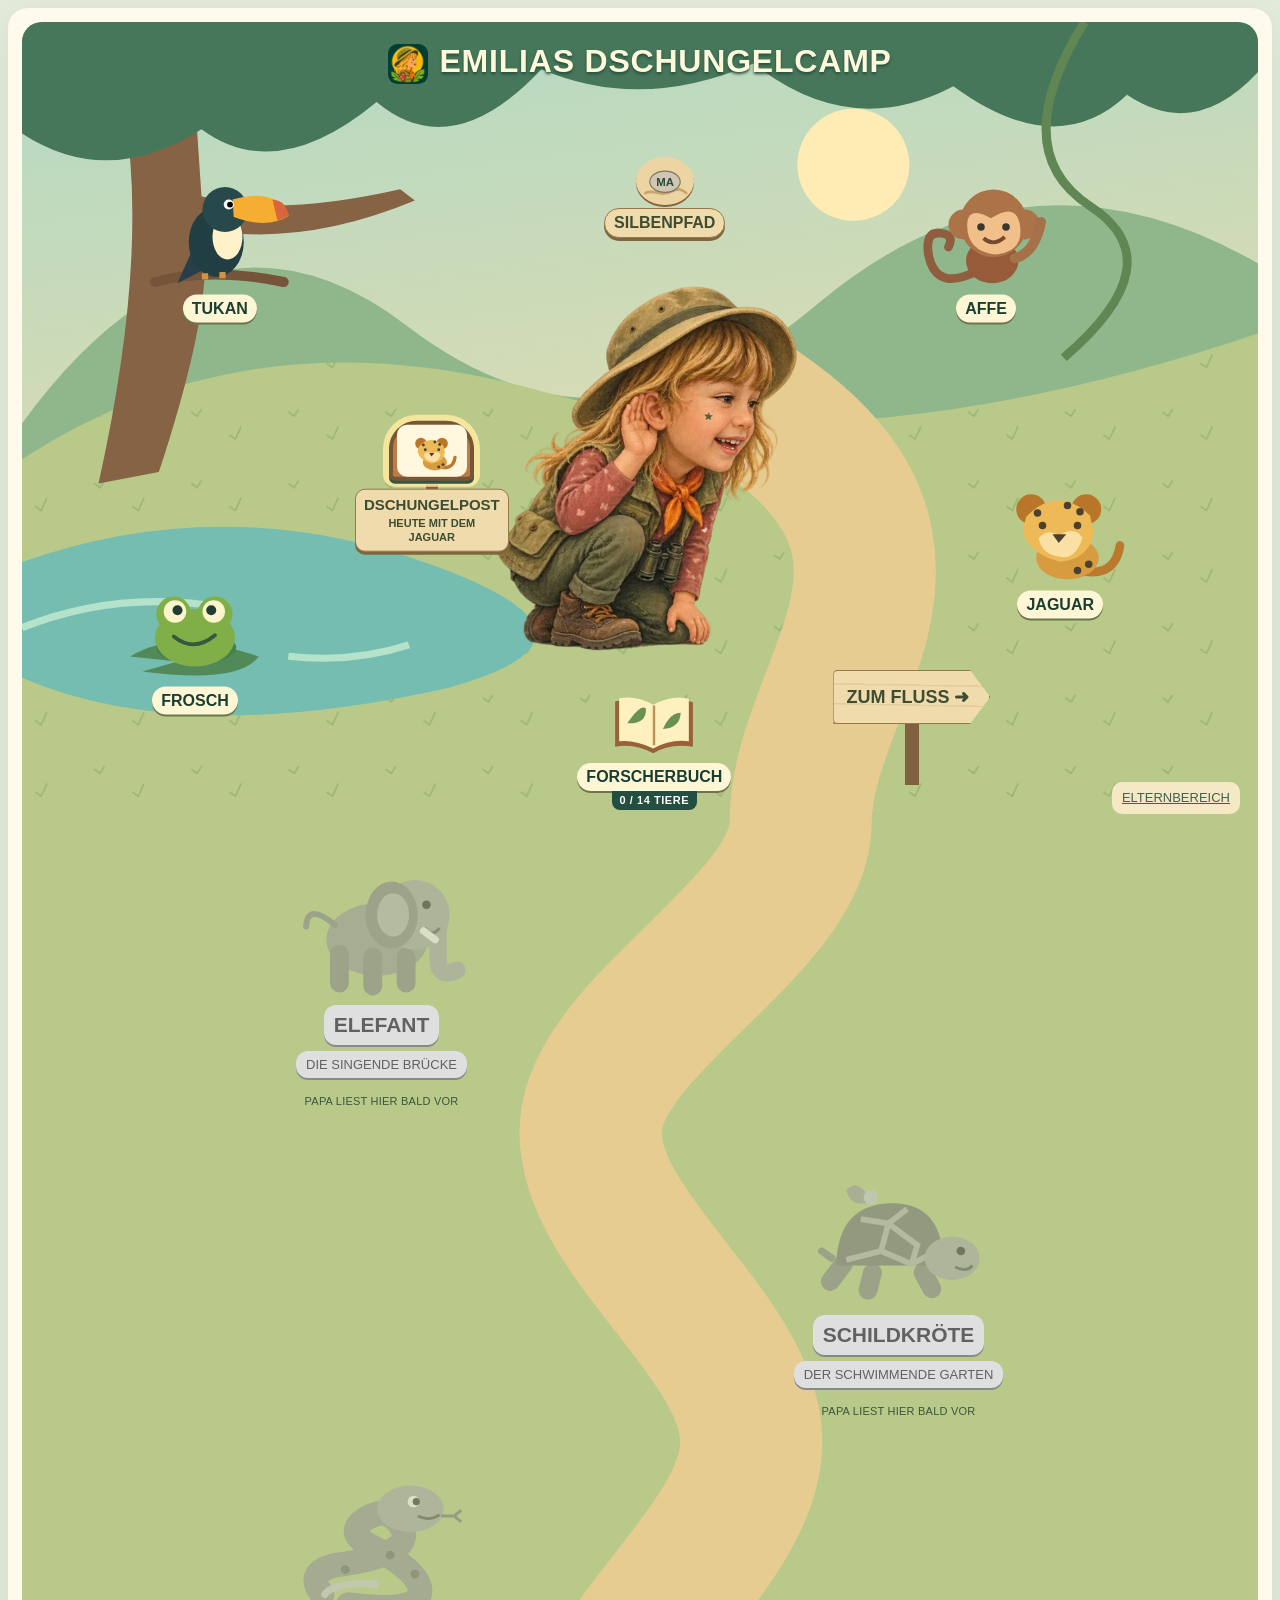
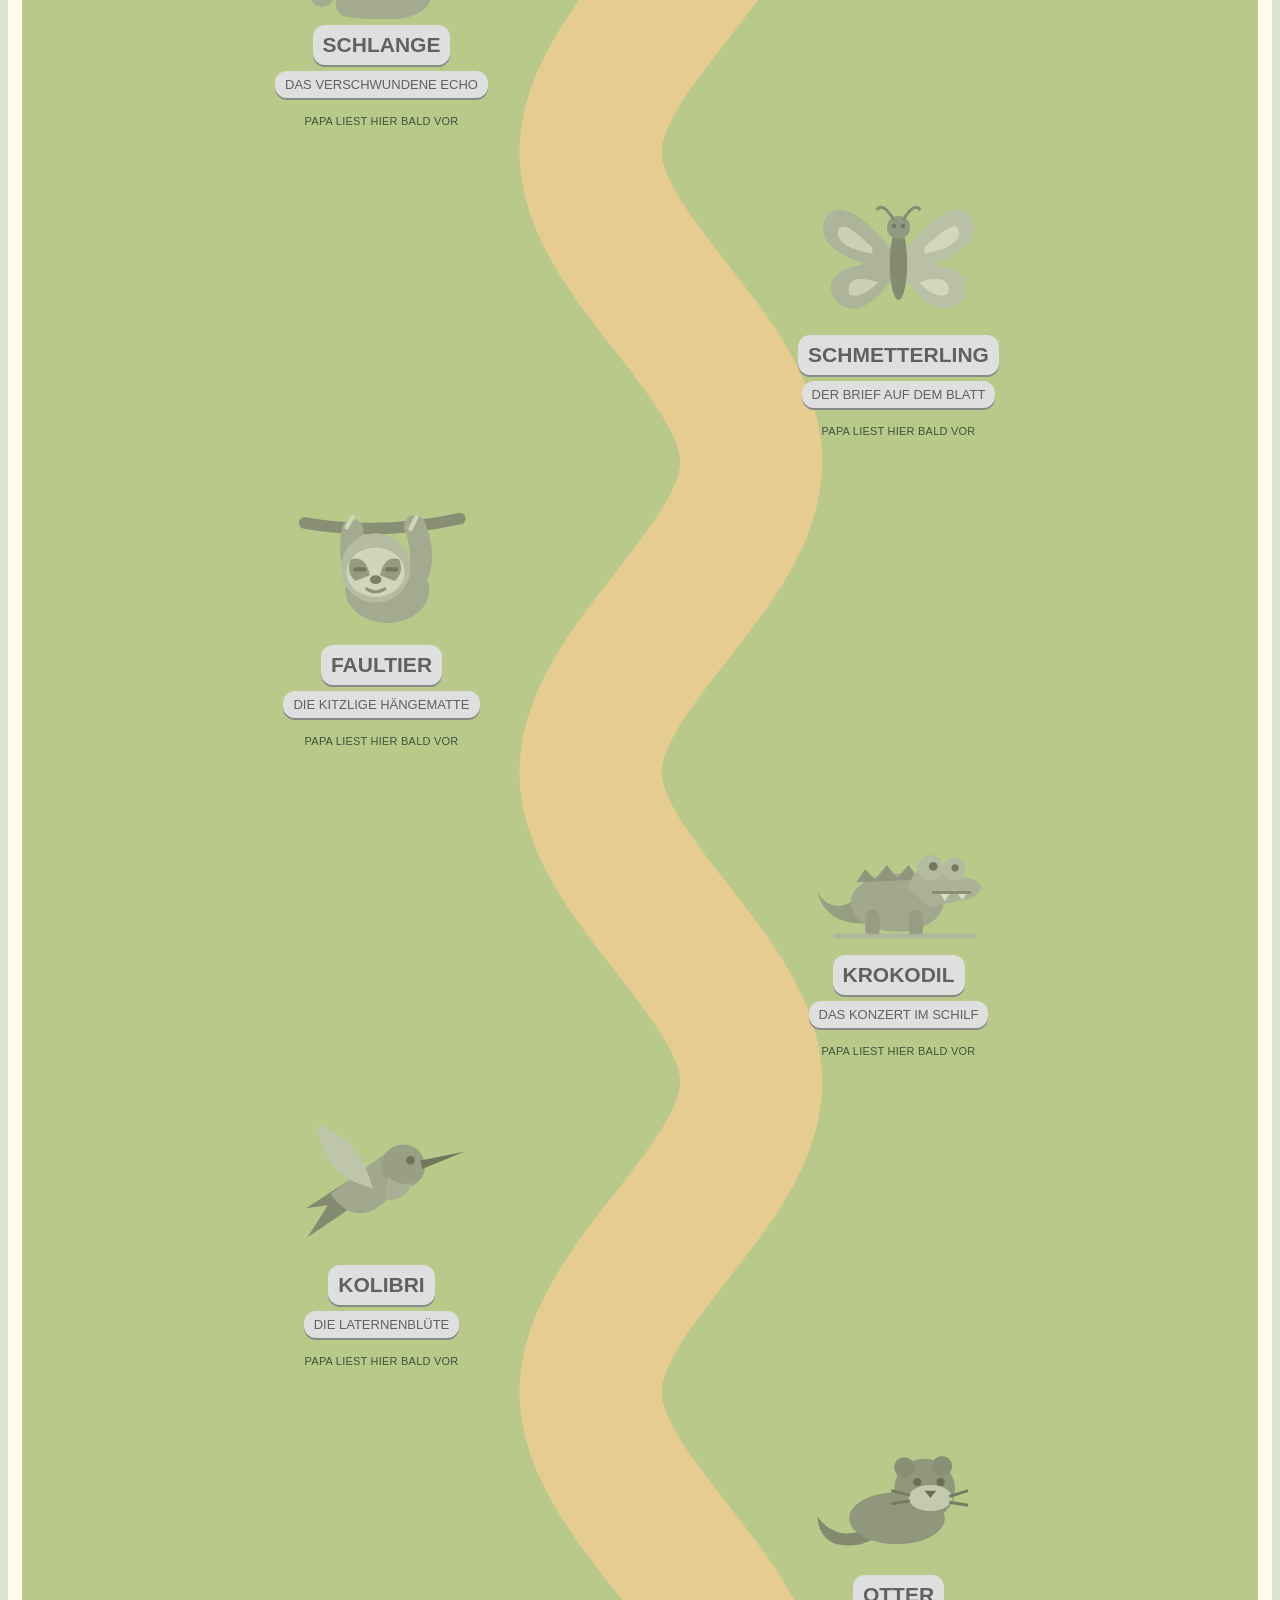
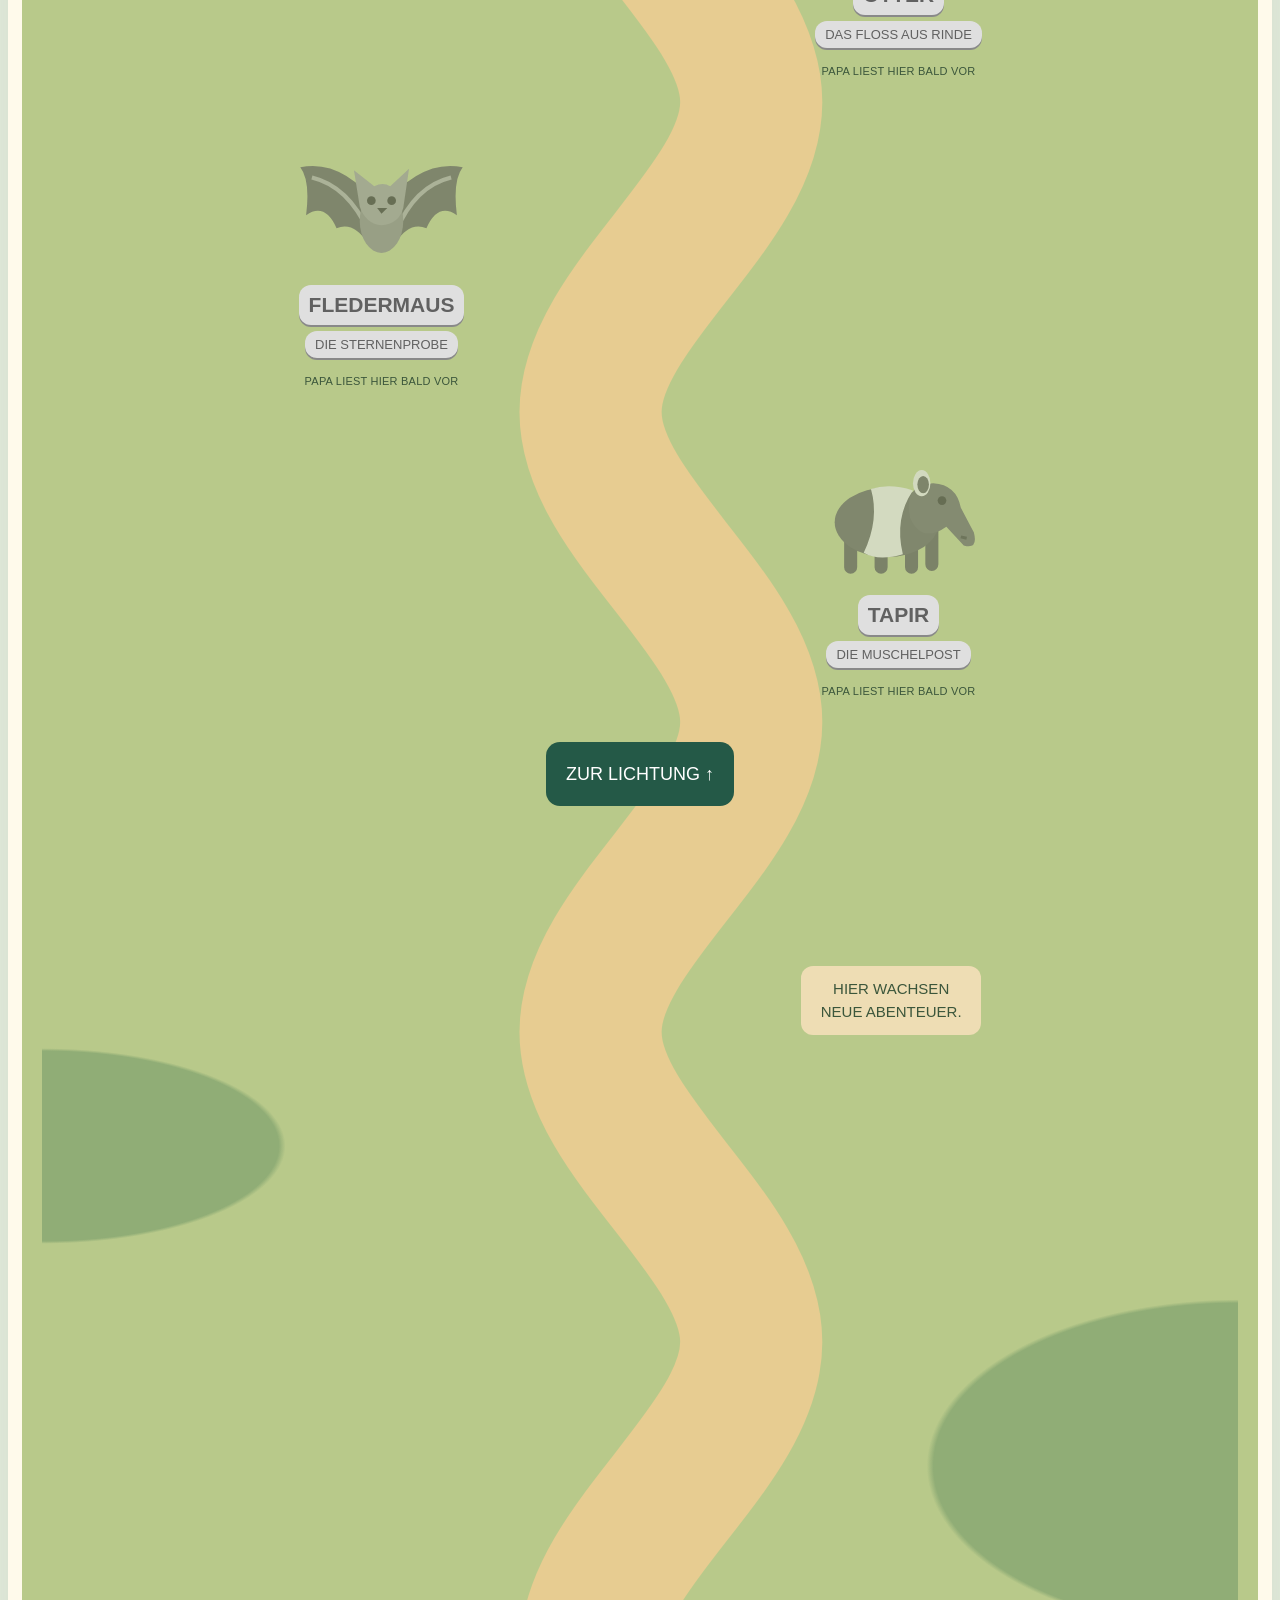
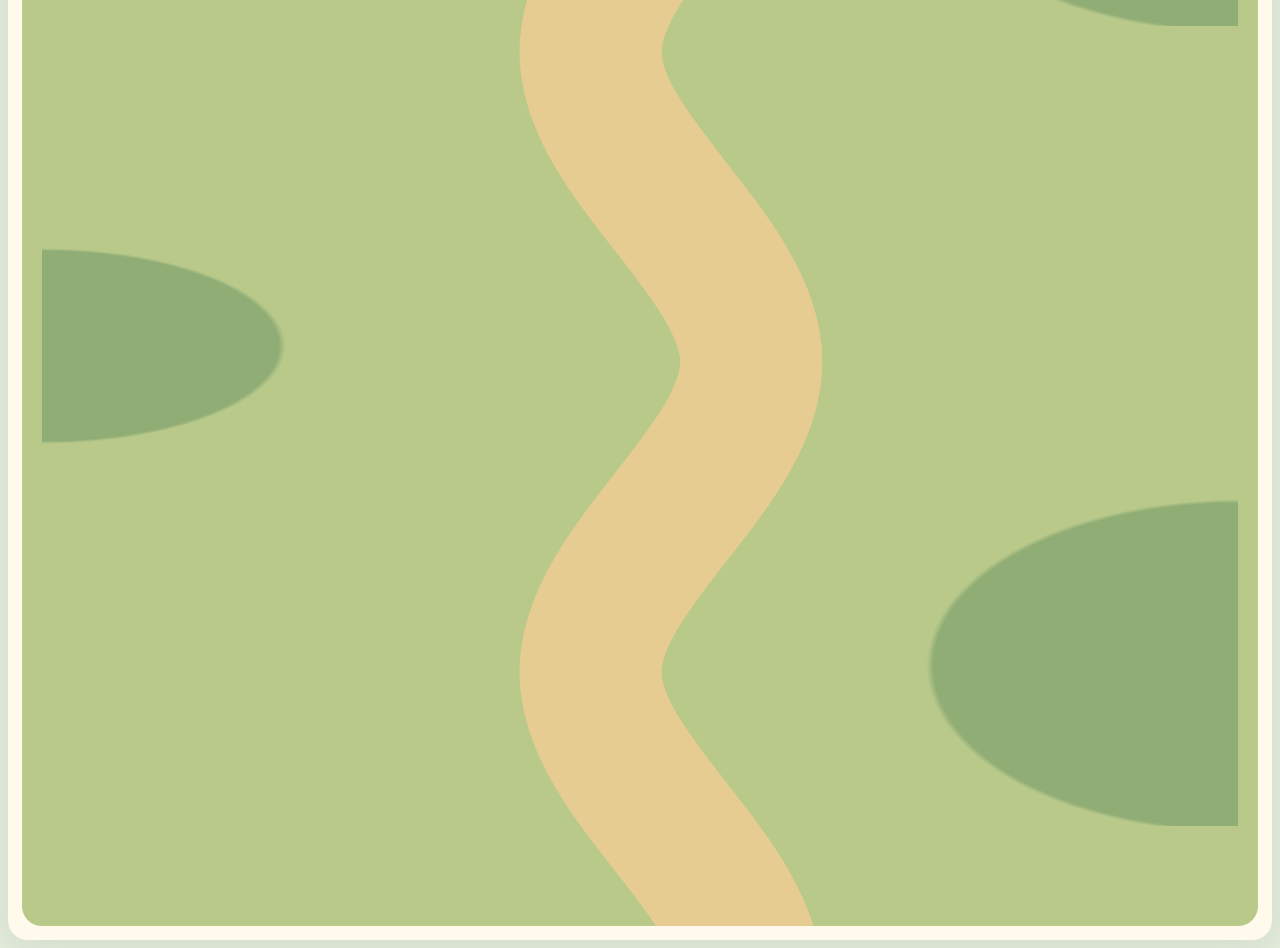
<file: index.html>
<!doctype html><html lang="de-CH"><meta charset="utf-8"><meta name="viewport" content="width=device-width,initial-scale=1"><link rel="manifest" href="manifest.webmanifest"><link rel="apple-touch-icon" sizes="180x180" href="art/camp-icon-180.png"><meta name="apple-mobile-web-app-capable" content="yes"><meta name="theme-color" content="#e5ecdc"><link rel="stylesheet" href="homescreen.css"><title>EMILIAS DSCHUNGELCAMP</title><link rel="stylesheet" href="camp.css"><link rel="stylesheet" href="lichtung.css"><link rel="stylesheet" href="fluss.css"><link rel="stylesheet" href="ipad.css"><link rel="stylesheet" href="silbenpfad.css"><link rel="stylesheet" href="startszene.css"><link rel="stylesheet" href="dschungelpfad.css"><link rel="stylesheet" href="werkzeuge.css"><link rel="stylesheet" href="kino.css"><main><header><button id="homeLink"><span aria-hidden="true" class="home-icon">⌂</span> Lichtung</button></header>
<section id="home"><div class="clearing"><h1><img class="camp-logo" src="art/camp-icon-180.png" width="40" height="40" alt="">Emilias Dschungelcamp</h1><button id="dailyInvite" class="post-invite place post-place" hidden><span class="postbox" aria-hidden="true"><i></i></span><span><strong>Dschungelpost</strong><small id="dailyLabel"></small></span></button><button class="place river-place" id="riverLink" aria-label="Das Geheimnis am Fluss"><span>Zum Fluss <b aria-hidden="true">➜</b></span></button><button class="place werkstatt" id="practiceLink"><svg class="animal syllable-stone" aria-hidden="true" viewBox="0 0 120 100"><path d="M8 82 C30 70 50 92 72 80 S104 70 116 82" fill="none" stroke="#c9a56a" stroke-width="7" stroke-linecap="round"/><ellipse cx="60" cy="52" rx="40" ry="28" fill="#cfc7b2" stroke="#7d7461" stroke-width="3"/><text x="60" y="63" text-anchor="middle" font-family="Verdana,Arial,sans-serif" font-weight="bold" font-size="30" fill="#2d4a3c">MA</text></svg><span>SILBENPFAD</span></button><aside role="img" aria-label="Emilia auf der Lichtung"></aside><button class="place tukan" id="missionLink"><svg class="animal" aria-hidden="true" viewBox="0 0 120 100"><use href="art/animals.svg#tukan"/></svg><span>TUKAN</span></button><button class="place frosch" id="frogLink"><svg class="animal" aria-hidden="true" viewBox="0 0 120 100"><use href="art/animals.svg#frosch"/></svg><span>FROSCH</span></button><button class="place affe" id="monkeyLink"><svg class="animal" aria-hidden="true" viewBox="0 0 120 100"><use href="art/animals.svg#affe"/></svg><span>AFFE</span></button><button class="place jaguar" id="catLink"><svg class="animal" aria-hidden="true" viewBox="0 0 120 100"><use href="art/animals.svg#jaguar"/></svg><span>JAGUAR</span></button><button class="place buch" id="bookLink"><svg class="animal" aria-hidden="true" viewBox="0 0 120 100"><use href="art/animals.svg#buch"/></svg><span>FORSCHERBUCH</span><small id="bookCount">0 / 4 TIERE</small></button><div class="parent-tools"><a class="path-invite" href="#expeditionPath">Weiter in den Dschungel <span aria-hidden="true">↓</span></a><a class="parents" href="eltern.html">Elternbereich</a></div></div><section id="expeditionPath" aria-label="Dschungelpfad"><section id="voiceSetup" hidden aria-label="Stimme einrichten"><strong>Papas Stimme fehlt hier</strong><p>Diese Home-Bildschirm-App hat einen eigenen Speicher. Öffne den Elternbereich hier in der App und melde dich einmal als Mike an.</p><a href="eltern.html">Stimme einrichten</a></section><h2>Unter dem Blätterdach</h2><ol id="journeyStops"></ol><button id="journeyTop">Zur Lichtung ↑</button><div id="journeyBeyond"><p>Hier wachsen neue Abenteuer.</p><div id="journeyHorizon" aria-hidden="true"></div></div></section></section><section id="frog" hidden><aside aria-label="Emilia beim Frosch" role="img"></aside><small id="frogStep"></small><h1 id="frogTitle"></h1><p id="frogHint"></p><div id="frogTask"></div><div id="frogOptions"></div><div id="frogTools" class="tools"><button id="frogNext" disabled>Weiter</button></div></section><section id="book" hidden><aside role="img" aria-label="Emilia mit Forscherbuch" data-pose="book"></aside><div class="book-heading"><h1>Mein Forscherbuch</h1><p id="bookText"></p><div id="bookAreas"></div><a href="buchstabentafel.html" style="display:inline-flex;align-items:center;min-height:48px;padding:6px 14px;color:#214637;background:#fff9e8;border-radius:12px;font-weight:bold">Aa · Buchstabentafel öffnen ›</a></div><h2>Meine Tierfreunde</h2><div id="finds"></div><button id="riverBook">Meine Flussfunde ›</button><button id="practiceBook">Meine Silbenfunde ›</button><button id="kinoBook">Meine Filme ›</button><h2>Am Dschungelpfad</h2><div id="journeyFinds"></div><h2>Meine Abzeichen</h2><div id="awards"></div><p id="bookGoal"></p><section class="post-album"><h2>Meine Dschungelpost</h2><p id="postTally"></p><div id="postStamps"></div></section></section>
<div id="game" hidden><aside aria-hidden="true"></aside><small id="progress"></small><h1 id="heading"></h1><p id="hint"></p><div id="task"></div><div id="options"></div><div id="nav"></div></div>
<section id="trail" hidden><div class="theatre"><aside role="img" aria-label="Emilia begleitet dich"></aside><div id="friend"></div></div><small id="trailStep"></small><h1 id="trailTitle"></h1><div id="model"></div><div id="trailChoices"></div><div id="trailTools"></div></section><section id="daily" hidden><div class="theatre"><aside aria-label="Emilia öffnet die Dschungelpost" role="img" data-pose="book"></aside><div id="postAnimal"></div></div><small>Dschungelpost</small><h1 id="postTitle"></h1><p id="postCue"></p><div id="postModel"></div><div id="postChoices"></div><div id="postActions"></div></section><section id="river" hidden><div id="riverScene"></div><h1 id="riverTitle"></h1><p id="riverHint"></p><div id="riverBoard"></div><div id="riverActions"></div><div id="riverTools" class="tools"></div></section><section id="practice" hidden><div class="companion"><aside role="img" aria-label="Emilia begleitet deinen Silbenpfad" data-pose="listen"></aside><svg class="animal" aria-hidden="true" viewBox="0 0 120 100"><use href="art/animals.svg#tukan"/></svg></div><h1 id="practiceTitle"></h1><p id="practiceHint"></p><div id="practiceTrack"></div><div id="practiceModel"></div><div id="practiceChoices"></div><div id="practiceTools"></div></section><section id="kino" hidden aria-label="Lagerfeuer-Kino"><h1 id="kinoTitle">Lagerfeuer-Kino</h1><div id="kinoStage"></div><div id="kinoControls"></div><div id="kinoPicker"></div></section><output id="newAward" hidden aria-live="polite"></output><p role="status" id="feedback"></p><button id="audioRetry" hidden><span aria-hidden="true">▶</span> Anhören</button></main>
<script>
const $=id=>document.getElementById(id), intro='Horch mal, Emilia. Im Baum sitzt ein kleiner Tukan. Magst du mit ihm spielen?', ending='Da ist er ja! Jetzt gehört der kleine Tukan in dein Forscherbuch.';
let data={clips:{},words:{ma:['Mama'],mi:['Mimi']},stickers:[]},db,stage=0,target='ma',round=0,built='',draft=null,rec=null,stream=null,player=null,token=0,busy=false;
const cards=()=>Object.fromEntries([['intro',intro],['end',ending],...Object.entries(prompts),...extraWords.map(w=>['wort-'+w,w]),...['ma','mi'].flatMap(s=>[[s,s],[s+'-slow',s],...data.words[s].map(w=>['wort-'+w,w])])]);
function msg(s=''){$('feedback').textContent=s}
function btn(id,name,act){const b=document.createElement('button');b.textContent=name;b.onclick=act;$(id).append(b)}
function stop(){
 token++;
 if(player){player.pause();player.onended=null}
 $('audioRetry').hidden=true;
 window.speechSynthesis?.cancel();
}
const prompts={listen:'Hör gut hin. Wenn der Tukan still ist, bist du sein Echo.',hunt:'Hör das Wort. Wie fängt es an?',build:'Bau den Ruf aus zwei Buchstaben. Was kommt zuerst?',trace:'Male die Spur mit dem Finger. Starte am grünen Punkt.',read:'Lies mir das Wort vor. Ich warte auf dich.',retry:'Hör noch einmal auf den Anfang.',yes:'Ja, genau. Du hast den Anfang gehört!'};
const extraWords=['REGEN','BANANE','FROSCH','Maler','Magen','Mira','Mikro'];
function play(key,source,after){
 stop();
 const active=token;
 const url=source || voice(key);
 if(!url){if(after)after();return}
 if(!player)player=new Audio();
 player.src=url;
 player.onended=()=>{if(active===token && after)after()};
 player.play().catch(()=>{
  if(active!==token)return;
  const retry=$('audioRetry');
  retry.hidden=false;
  retry.onclick=()=>play(key,source,after);
  msg('Tippe auf Anhören, um den Ton zu starten.');
 });
}
function refreshVoiceSetup(){
 const standalone=window.matchMedia('(display-mode: standalone)').matches || navigator.standalone===true;
 const available=(data.mikeKeys||[]).some(key=>data.clips[key]);
 $('voiceSetup').hidden=!standalone || available;
}

async function save(next){if(!db)throw Error('Speichern ist hier nicht verfügbar. Öffne die App in einem Browser mit lokalem Speicher.');await new Promise((ok,no)=>{const tx=db.transaction('app','readwrite');tx.objectStore('app').put(next,'family');tx.oncomplete=ok;tx.onabort=()=>no(Error('Speichern fehlgeschlagen. Prüfe den freien Speicher.'))});data=next}
function protect(fn){return async()=>{if(busy)return;busy=true;try{await fn()}catch(e){msg(e.message)}finally{busy=false}}}
function draw(){const svg=document.createElementNS('http://www.w3.org/2000/svg','svg');svg.setAttribute('viewBox','0 0 330 150');svg.setAttribute('aria-label','Spur ab dem grünen Punkt in Pfeilrichtung nachfahren');const paths={m:'M35 112 V40 L76 91 L117 40 V112',a:'M35 112 L76 40 L117 112 M51 84 H100',i:'M44 40 H88 M66 40 V112 M44 112 H88'};const letters=round%3===0?'m':round%3===1?target[1]:target;
svg.innerHTML=[...letters].map((ch,i)=>{let dx=letters.length===1?85:32+i*115;let [x,y]=ch==='i'?[44,40]:[35,112];return '<g transform="translate('+dx+' 0)"><path d="'+paths[ch]+'" fill="none" stroke="#c7cbb6" stroke-width="12" stroke-linecap="round"/><circle cx="'+x+'" cy="'+y+'" r="6" fill="#19745b"/><text x="'+(x+9)+'" y="'+(y-7)+'" font-size="19">'+(ch==='a'?'↗':ch==='m'?'↑':'→')+'</text></g>'}).join('');
let line=null;svg.onpointerdown=e=>{if(!e.isPrimary)return;svg.setPointerCapture(e.pointerId);line=document.createElementNS(svg.namespaceURI,'polyline');for(const [k,v] of Object.entries({fill:'none',stroke:'#276e56','stroke-width':5,'stroke-linecap':'round'}))line.setAttribute(k,v);svg.append(line);mark(e)};function mark(e){if(!line||!e.isPrimary)return;const p=new DOMPoint(e.clientX,e.clientY).matrixTransform(svg.getScreenCTM().inverse());line.setAttribute('points',(line.getAttribute('points')||'')+' '+p.x+','+p.y)}svg.onpointermove=mark;watchTrace(svg,()=>{if(solved)return;solved=true;unlock();showCompanion('game','tukan',stage/6,true);msg('Spur gefunden!')});svg.onpointerup=svg.onpointercancel=()=>line=null;$('task').append(svg)}
let solved=false;
function huntCard(){
  const first=target==='ma'?['Mama','Maler','Magen']:['Mimi','Mira','Mikro'];
  const other=target==='ma'?['Mimi','Mira']:['Mama','Maler'];
  const word=[first[0],first[1],other[0],first[2],other[1]][round%5];
  return {word,answer:word.slice(0,2).toLowerCase()};
}
function unlock(){for(const b of $('nav').querySelectorAll('button'))b.disabled=false}
function cue(){const keys=['intro','listen','hunt','build','trace','read','end'];
  play(keys[stage],null,()=>{if(stage===1||stage===3)play(target+'-slow');if(stage===2)play('wort-'+huntCard().word)});
}
const titles=['Der Tukan und das Echo','Ruf dem Tukan zurück','Was hörst du am Anfang?','Baue das Echo','Spuren im Sand','Lies dem Tukan vor','Dein Forscherbuch'];
function render(){resetAttempt();stop();msg();solved=false;for(const id of ['options','task','nav'])$(id).replaceChildren();built='';$('heading').textContent=titles[stage];$('progress').textContent=stage>0&&stage<6?'Station '+stage+' von 5':'';$('hint').textContent=[intro,'Hör hin. Dann bist du das Echo.','Hör das Wort. Tippe auf seinen Anfang.','Tippe die beiden Buchstaben der Reihe nach an.','Beginne beim grünen Punkt. Folge der Spur mit dem Finger.','Lies zuerst selbst. Danach kannst du vergleichen.',data.stickers.includes('Tukan')?'Dein Tukan ist eingeklebt.':'Du hast den Tukan entdeckt!'][stage];document.querySelector('#game aside').dataset.pose=stage===6?'book':stage===0||stage===2?'listen':'talk';
const hear=(key,label='Anhören')=>{if(voice(key))btn('nav','◖)) '+label,()=>play(key))};
showCompanion('game','tukan',stage/6);
if(stage===0){hear('intro','Geschichte hören');if(data.stickers.includes('Tukan'))btn('options','Forscherbuch öffnen',()=>navigate('book'))}
if(stage===1){btn('options','Echo zurückgeben',()=>{showCompanion('game','tukan',0.3,true);$('task').textContent=target+' ✓';unlock()});$('task').textContent=target;hear(target+'-slow','Langsam hören');hear(target,'Tukan hören')}
if(stage===2){
  const {word,answer}=huntCard();
  const listen=()=>play('wort-'+word);
  if(voice('wort-'+word))btn('options','◖)) Wort hören',listen);else {$('task').textContent=word;$('hint').textContent='Finde den gleichen Anfang.'}
  const choices=mixed(['mi','ma']);
  for(const value of choices)btn('options',value,ev=>{
    if(solved)return;
    if(value!==answer){missTap('options',answer,ev.currentTarget);msg('Hör nochmals auf den Anfang.');play('retry',null,listen);return}
    solved=true;showCompanion('game','tukan',stage/6,true);
    $('task').textContent=word;
    msg('Du hörst «'+answer+'» am Anfang von «'+word+'».');
    play('yes');
    unlock();
  });
}
if(stage===3){hear(target);$('task').textContent='＿ ＿';for(const ch of mixed([... 'ima']))btn('options',ch,ev=>{if(built.length===2)return;if(ch===target[built.length]){built+=ch;$('task').textContent=built+(built.length===1?' ＿':'');msg(built===target?'Jetzt lies beides zusammen.':'');if(built===target){unlock();play(target)}}else {missTap('options',target[built.length],ev.currentTarget);msg('Hör nochmals hin.')}})}
if(stage>0&&stage<6)btn('nav','? Hilfe',()=>{attempt.help=true;if(stage===4){$('task').classList.add('guide');msg('Starte am grünen Punkt.');return}if(stage===2){$('task').textContent=huntCard().word;guideTo('options',huntCard().answer);if(voice('wort-'+huntCard().word))play('wort-'+huntCard().word);return}if(stage===3){guideTo('options',target[built.length]);if(voice(target))play(target);return}if(stage===1){guideTo('options','Echo zurückgeben');if(voice(target+'-slow'))play(target+'-slow');return}if(stage===5){const w=$('task').textContent;$('task').innerHTML='';const first=document.createElement('strong');first.textContent=w.slice(0,2);$('task').append(first,document.createTextNode(w.slice(2)));return}if(stage===3){msg('Erst M. Dann '+target[1]+'.');return}const example=stage===2?huntCard().word:target;$('task').textContent=example;msg(stage===3?'Erst M. Dann '+target[1]+'.':example);if(voice(target))play(target)});
if(stage===4){draw();hear(target);btn('nav','✕ Spur löschen',render)}
if(stage===5){
 const labels=['Frosch','Tukan','Affe','Jaguar'],word=labels[round%4];
 $('task').textContent=word;
 for(const label of mixed([word,labels[(round+1)%4]])){
   const pick=document.createElement('button');pick.setAttribute('aria-label',label);pick.append(picture(animals[label]));
   pick.onclick=()=>{if(label===word){unlock();showCompanion('game','tukan',1,true);msg('Gefunden!')}else{missTap('options',word,pick);msg('Schau nochmals auf das Wort.')}};
   $('options').append(pick);
 }
 hear('wort-'+word.toUpperCase(),'Wort anhören');
 const custom=data.words[target]||[];
 if(custom.length)btn('nav','Meine Lesewörter',()=>{
   const w=custom[round%custom.length];$('task').textContent=w;
   $('options').replaceChildren();$('nav').lastElementChild.disabled=true;
   for(const value of mixed(['ma','mi']))btn('options',value,ev=>{if(value===w.slice(0,2).toLowerCase()){unlock();msg('Anfang gefunden.')}else missTap('options',w.slice(0,2),ev.currentTarget)});
   if(!['ma','mi'].includes(w.slice(0,2).toLowerCase())){btn('options','Mitgelesen',unlock)}
   hear('wort-'+w,'Wort anhören');
 });
}
if(stage===6){btn('options','▤ Forscherbuch',()=>navigate('book'));hear('end','Geschichte hören');if(!data.stickers.includes('Tukan'))btn('options','Tukan einkleben',protect(async()=>{await recordStep('Tukan',5);navigate('book')}));for(const w of ['ma','mi'])btn('nav','Neue Runde mit '+w,()=>{stage=1;target=w;round=0;render();play(w+'-slow')});return}
if(stage===4||stage===5)btn('nav',stage===4?'⇄ Andere Spur':'⇄ Anderes Wort',()=>{round++;render()});
if(stage>0)btn('nav','↻ Nochmals',()=>{
  render();
  if(stage===2)play('wort-'+huntCard().word);
  if(stage===1||stage===3)play(target+'-slow');
});
if(stage===2)btn('nav','⇄ Anderes Wort',()=>{round++;render();cue()});
btn('nav',stage===0?'➜ Zum Tukan':'➜ Weiter',protect(async()=>{if(stage>0)await recordStep('Tukan',stage);stage++;round=0;render();cue()}));
$('nav').lastElementChild.classList.add('primary');if(stage>0)$('nav').lastElementChild.disabled=true;
}
function navigate(page){
 if(rec)return;
 stop();msg();stopFire();if(window.stopKino)stopKino();
 if(page!=='book')$('newAward').hidden=true;
 $('homeLink').parentElement.hidden=page==='home';
 for(const id of ['home','book','game','frog','trail','daily','river','practice','kino'])$(id).hidden=id!==page;
 if(page==='game'){stage=0;round=0;target='ma';render()}
 if(page==='frog'){frogIndex=0;showFrog()}
 if(page==='book'){showFinds();showPostAlbum();showJourneyFinds()}
 if(page==='home' && postReady)refreshPost();
 if(page==='home')renderJourney();

 window.scrollTo(0,0);
}
$('frogLink').onclick=()=>navigate('frog');
$('missionLink').onclick=()=>navigate('game');
$('bookLink').onclick=()=>navigate('book');
$('homeLink').onclick=()=>navigate('home');

const frogWords=[
 {word:'REGEN',parts:['RE','GEN'],other:'LA'},
 {word:'BANANE',parts:['BA','NA','NE'],other:'MO'},
 {word:'FROSCH',parts:['FROSCH'],other:'FISCH'}
];
let frogIndex=0;
function showFrog(){resetAttempt();
 stop();msg();showCompanion('frog','frosch',frogIndex/5);const entry=frogWords[Math.floor(frogIndex/2)],building=frogIndex%2===1;
 $('frogStep').textContent='Teich '+(Math.floor(frogIndex/2)+1)+' von 3';
 $('frogTitle').textContent=building?'Baue das Wort':'Klatsche mit Emilia';
 $('frogHint').textContent=building?'Tippe die Silben der Reihe nach an.':'Sag das Wort. Klatsche jede Silbe. Wie oft klatschst du?';
 $('frogOptions').replaceChildren();$('frogTask').textContent=entry.word;
 $('frogNext').disabled=true;$('frogNext').textContent=frogIndex===5?'✓ Frosch einkleben':'➜ Weiter';
 const hear=()=>play('wort-'+entry.word);
 for(const b of [...$('frogTools').children])if(b.id!=='frogNext')b.remove();
 const tool=(label,act)=>{const b=document.createElement('button');b.textContent=label;b.onclick=act;$('frogTools').insertBefore(b,$('frogNext'))};
 if(voice('wort-'+entry.word))tool('◖)) Anhören',hear);
 tool('? Hilfe',()=>{attempt.help=true;$('frogTask').textContent=entry.parts.join(' · ');guideTo('frogOptions',building?entry.parts[placed]:(hops<entry.parts.length?'♩ Klatschen':String(entry.parts.length)))});tool('↻ Nochmals',showFrog);
 let placed=0,hops=0;
 function done(){showCompanion('frog','frosch',(frogIndex+1)/6,true);msg('Geschafft! '+entry.parts.join(' · '));$('frogNext').disabled=false}
 if(!building){

 btn('frogOptions','♩ Klatschen',()=>{
   if(!$('frogNext').disabled||hops>=entry.parts.length)return;
   hops++;$('frogTask').textContent=entry.parts.slice(0,hops).join(' · ')+(' ○'.repeat(entry.parts.length-hops));
   showCompanion('frog','frosch',(frogIndex+hops/entry.parts.length)/6,true);
   if(hops===entry.parts.length)msg('Wie viele?');
 });
}
const choices=building?[entry.other,...entry.parts.slice().reverse()]:['1','2','3'];
 for(const choice of mixed(choices))btn('frogOptions',choice,ev=>{
 if(!$('frogNext').disabled)return;
 if(!building){if(hops===entry.parts.length && Number(choice)===hops)done();else {missTap('frogOptions',hops<entry.parts.length?'♩ Klatschen':String(hops),hops<entry.parts.length?null:ev.currentTarget);msg(hops<entry.parts.length?'Klatsche zuerst mit.':'Zähle dein Klatschen nochmals.')}return}
 if(choice!==entry.parts[placed]){missTap('frogOptions',entry.parts[placed],ev.currentTarget);msg('Schau auf den nächsten Teil.');return}
 placed++;$('frogTask').textContent=entry.parts.slice(0,placed).join(' · ')+' '+entry.parts.slice(placed).map(()=> '＿').join(' ');
 if(placed===entry.parts.length)done();
 });
}
$('frogNext').onclick=protect(async()=>{
 await recordStep('Frosch',frogIndex+1);
 if(frogIndex<5){frogIndex++;showFrog();return}
 navigate('book');
});
async function init(){try{db=await new Promise((ok,no)=>{const r=indexedDB.open('emilia-leserunde',1);r.onupgradeneeded=()=>r.result.createObjectStore('app');r.onsuccess=()=>ok(r.result);r.onerror=no});const saved=await new Promise((ok,no)=>{const r=db.transaction('app').objectStore('app').get('family');r.onsuccess=()=>ok(r.result);r.onerror=no});if(saved)data=saved;await refreshJourney();refreshVoiceSetup();navigate('home');document.addEventListener('pointerdown',()=>navigator.storage?.persist?.().catch(()=>{}),{once:true})}catch{refreshVoiceSetup();navigate('home');msg('Üben ist möglich. Der lokale Speicher ist hier gesperrt.')}}
</script><script src="abenteuer.js"></script><script src="fluss.js"></script><script src="tiergeschichten.js"></script><script src="silbenpfad.js"></script><script src="dschungelpfad.js"></script><script src="kino-sfx.js"></script><script src="kino.js"></script><script src="dschungelpost.js"></script></html>
</file>
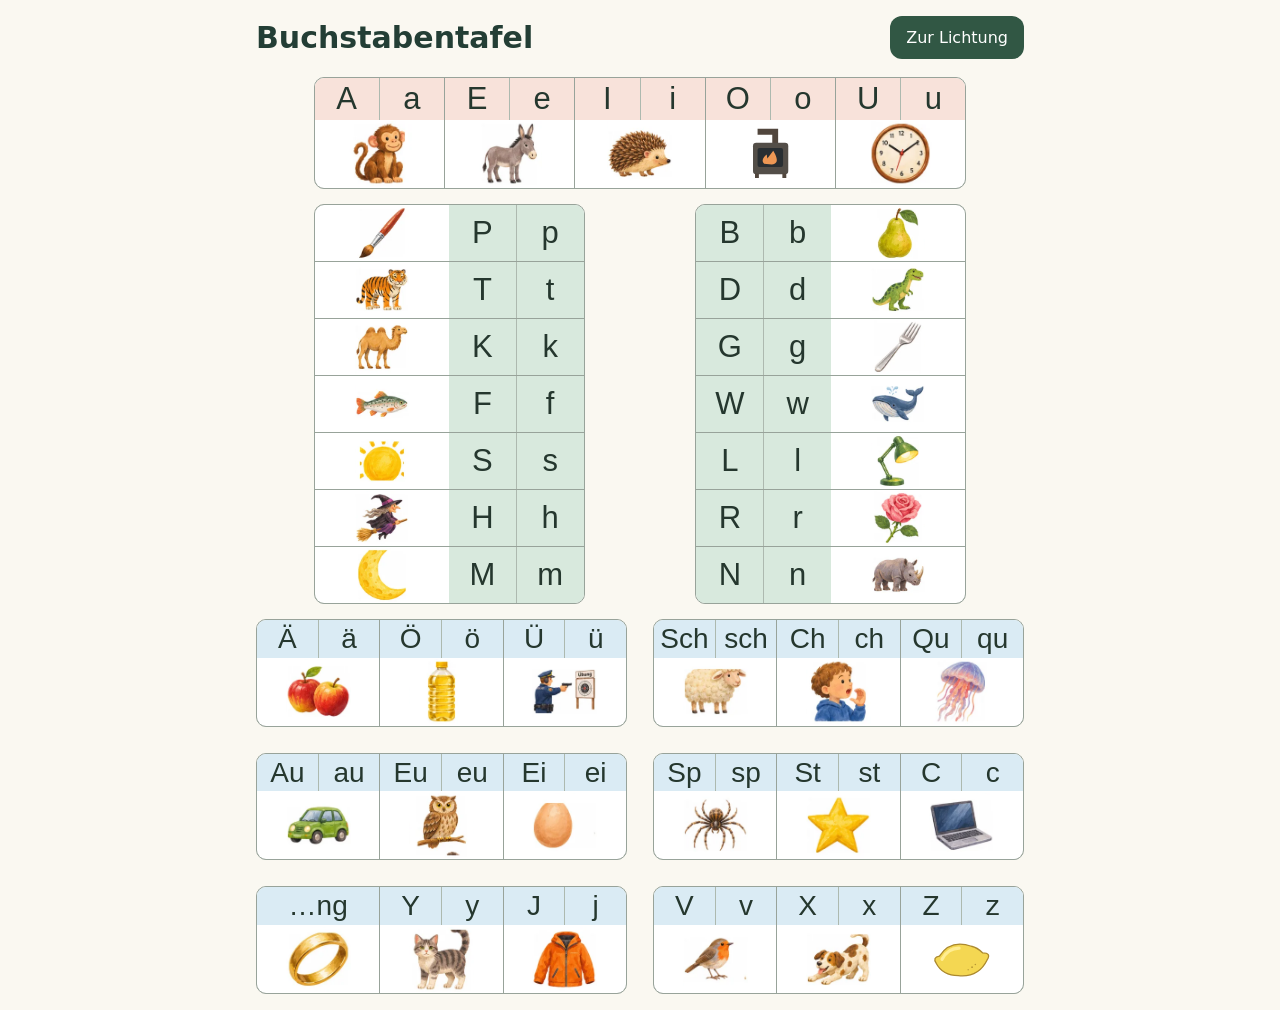
<file: buchstabentafel.html>
<!doctype html><html lang="de-CH"><meta charset="utf-8"><meta name="viewport" content="width=device-width,initial-scale=1"><title>Buchstabentafel · Dschungelcamp</title><style>
*{box-sizing:border-box}body{margin:0;background:#faf8f1;color:#233e35;font:1rem system-ui}main{max-width:800px;margin:auto;padding:16px}header{display:flex;align-items:center;justify-content:space-between;margin-bottom:18px;gap:1rem}h1{font-size:clamp(20px,4vw,30px);margin:0}a,#close{color:#fff;background:#315744;padding:12px 16px;border:0;border-radius:12px;text-decoration:none;font:inherit}.group{display:grid;gap:1px;background:#98a39a;border:1px solid #98a39a;border-radius:10px;overflow:hidden}.tile{border:0;border-radius:0;margin:0;padding:0;display:grid;min-width:0;background:white;color:#25372e;cursor:pointer;font:inherit}.tile:focus-visible{outline:3px solid #175a90;outline-offset:-3px;z-index:1}.letters{display:flex;background:#f8e2da;align-items:stretch}.letters b{font:normal clamp(18px,3.6vw,31px)/1.35 Arial,sans-serif;flex:1;text-align:center}.letters b+b{border-left:1px solid #adb9af}.image{display:grid;place-items:center;height:clamp(44px,8vw,68px)}.pic,.image svg{height:96%;aspect-ratio:1;width:auto;max-width:100%}.pic{background:url(art/buchstabentafel.webp) var(--x) var(--y)/700% 600%}.vowels{width:85%;margin:auto;grid-template-columns:repeat(5,1fr)}.middle,.bottom{display:grid;grid-template-columns:repeat(2,minmax(0,1fr));gap:clamp(8px,3vw,26px);margin-top:15px}.middle{width:85%;margin-inline:auto;column-gap:17%}.middle .tile{grid-template-columns:1fr 1fr;align-items:stretch}.left .image{order:-1}.middle .letters{background:#d8e9dd}.middle .letters b{display:grid;place-items:center}.middle .image{height:clamp(44px,7vw,56px)}.blue{grid-template-columns:repeat(3,minmax(0,1fr))}.blue .letters{background:#daebf4}.blue b{font-size:clamp(14px,3.2vw,28px)}dialog{width:min(360px,90vw);border:0;border-radius:18px;padding:20px;text-align:center}dialog::backdrop{background:#12382bc9}dialog .letters{justify-content:center;background:white}dialog .letters b{font-size:44px;flex:0 1 auto;padding:0 8px;border:0}dialog .image{height:150px;margin:10px}#close{min-width:100px;cursor:pointer}@media(max-width:560px){main{padding:10px}.vowels,.middle{width:100%}.middle{column-gap:12%}.bottom{column-gap:6px}.blue b{font-family:"Arial Narrow",sans-serif}}@media print{header a,dialog{display:none}main{max-width:16cm}*{print-color-adjust:exact}}
</style><main><header><h1>Buchstabentafel</h1><a href="./">Zur Lichtung</a></header><div class="group vowels"><button class="tile" aria-label="A, Affe"><span class="letters"><b>A</b><b>a</b></span><span class="image"><span class="pic" style="--x:0.0000%;--y:0%"></span></span></button><button class="tile" aria-label="E, Esel"><span class="letters"><b>E</b><b>e</b></span><span class="image"><span class="pic" style="--x:16.6667%;--y:0%"></span></span></button><button class="tile" aria-label="I, Igel"><span class="letters"><b>I</b><b>i</b></span><span class="image"><span class="pic" style="--x:33.3333%;--y:0%"></span></span></button><button class="tile" aria-label="O, Ofen"><span class="letters"><b>O</b><b>o</b></span><span class="image"><svg viewBox="0 0 100 85" aria-hidden="true"><path d="M57 27V9H30" stroke="#51463d" stroke-width="9" fill="none"/><rect x="23" y="26" width="54" height="48" rx="5" fill="#534e48"/><rect x="30" y="34" width="39" height="29" rx="3" fill="#282e32"/><path d="M40 58q-6-6 4-14l1 6 9-12q12 20-2 21z" fill="#ed9754"/><path d="M29 73v7m42-7v7" stroke="#51463d" stroke-width="6"/></svg></span></button><button class="tile" aria-label="U, Uhr"><span class="letters"><b>U</b><b>u</b></span><span class="image"><span class="pic" style="--x:66.6667%;--y:0%"></span></span></button></div><div class="middle"><div class="group left"><button class="tile" aria-label="P, Pinsel"><span class="letters"><b>P</b><b>p</b></span><span class="image"><span class="pic" style="--x:83.3333%;--y:0%"></span></span></button><button class="tile" aria-label="T, Tiger"><span class="letters"><b>T</b><b>t</b></span><span class="image"><span class="pic" style="--x:100.0000%;--y:0%"></span></span></button><button class="tile" aria-label="K, Kamel"><span class="letters"><b>K</b><b>k</b></span><span class="image"><span class="pic" style="--x:0.0000%;--y:20%"></span></span></button><button class="tile" aria-label="F, Fisch"><span class="letters"><b>F</b><b>f</b></span><span class="image"><span class="pic" style="--x:16.6667%;--y:20%"></span></span></button><button class="tile" aria-label="S, Sonne"><span class="letters"><b>S</b><b>s</b></span><span class="image"><span class="pic" style="--x:33.3333%;--y:20%"></span></span></button><button class="tile" aria-label="H, Hexe"><span class="letters"><b>H</b><b>h</b></span><span class="image"><span class="pic" style="--x:50.0000%;--y:20%"></span></span></button><button class="tile" aria-label="M, Mond"><span class="letters"><b>M</b><b>m</b></span><span class="image"><span class="pic" style="--x:66.6667%;--y:20%"></span></span></button></div><div class="group right"><button class="tile" aria-label="B, Birne"><span class="letters"><b>B</b><b>b</b></span><span class="image"><span class="pic" style="--x:83.3333%;--y:20%"></span></span></button><button class="tile" aria-label="D, Dinosaurier"><span class="letters"><b>D</b><b>d</b></span><span class="image"><span class="pic" style="--x:100.0000%;--y:20%"></span></span></button><button class="tile" aria-label="G, Gabel"><span class="letters"><b>G</b><b>g</b></span><span class="image"><span class="pic" style="--x:0.0000%;--y:40%"></span></span></button><button class="tile" aria-label="W, Wal"><span class="letters"><b>W</b><b>w</b></span><span class="image"><span class="pic" style="--x:16.6667%;--y:40%"></span></span></button><button class="tile" aria-label="L, Lampe"><span class="letters"><b>L</b><b>l</b></span><span class="image"><span class="pic" style="--x:33.3333%;--y:40%"></span></span></button><button class="tile" aria-label="R, Rose"><span class="letters"><b>R</b><b>r</b></span><span class="image"><span class="pic" style="--x:50.0000%;--y:40%"></span></span></button><button class="tile" aria-label="N, Nashorn"><span class="letters"><b>N</b><b>n</b></span><span class="image"><span class="pic" style="--x:66.6667%;--y:40%"></span></span></button></div></div><div class="bottom"><div class="group blue"><button class="tile" aria-label="Ä, Äpfel"><span class="letters"><b>Ä</b><b>ä</b></span><span class="image"><span class="pic" style="--x:83.3333%;--y:40%"></span></span></button><button class="tile" aria-label="Ö, Ölflasche"><span class="letters"><b>Ö</b><b>ö</b></span><span class="image"><span class="pic" style="--x:100.0000%;--y:40%"></span></span></button><button class="tile" aria-label="Ü, Schiessübung"><span class="letters"><b>Ü</b><b>ü</b></span><span class="image"><span class="pic" style="--x:0.0000%;--y:60%"></span></span></button></div><div class="group blue"><button class="tile" aria-label="Sch, Schaf"><span class="letters"><b>Sch</b><b>sch</b></span><span class="image"><span class="pic" style="--x:16.6667%;--y:60%"></span></span></button><button class="tile" aria-label="Ch, Kind"><span class="letters"><b>Ch</b><b>ch</b></span><span class="image"><span class="pic" style="--x:33.3333%;--y:60%"></span></span></button><button class="tile" aria-label="Qu, Qualle"><span class="letters"><b>Qu</b><b>qu</b></span><span class="image"><span class="pic" style="--x:50.0000%;--y:60%"></span></span></button></div><div class="group blue"><button class="tile" aria-label="Au, Auto"><span class="letters"><b>Au</b><b>au</b></span><span class="image"><span class="pic" style="--x:66.6667%;--y:60%"></span></span></button><button class="tile" aria-label="Eu, Eule"><span class="letters"><b>Eu</b><b>eu</b></span><span class="image"><span class="pic" style="--x:83.3333%;--y:60%"></span></span></button><button class="tile" aria-label="Ei, Ei"><span class="letters"><b>Ei</b><b>ei</b></span><span class="image"><span class="pic" style="--x:100.0000%;--y:60%"></span></span></button></div><div class="group blue"><button class="tile" aria-label="Sp, Spinne"><span class="letters"><b>Sp</b><b>sp</b></span><span class="image"><span class="pic" style="--x:0.0000%;--y:80%"></span></span></button><button class="tile" aria-label="St, Stern"><span class="letters"><b>St</b><b>st</b></span><span class="image"><span class="pic" style="--x:16.6667%;--y:80%"></span></span></button><button class="tile" aria-label="C, Computer"><span class="letters"><b>C</b><b>c</b></span><span class="image"><span class="pic" style="--x:33.3333%;--y:80%"></span></span></button></div><div class="group blue"><button class="tile" aria-label="…ng, Ring"><span class="letters"><b class="wide">…ng</b></span><span class="image"><span class="pic" style="--x:50.0000%;--y:80%"></span></span></button><button class="tile" aria-label="Y, Katze"><span class="letters"><b>Y</b><b>y</b></span><span class="image"><span class="pic" style="--x:66.6667%;--y:80%"></span></span></button><button class="tile" aria-label="J, Jacke"><span class="letters"><b>J</b><b>j</b></span><span class="image"><span class="pic" style="--x:83.3333%;--y:80%"></span></span></button></div><div class="group blue"><button class="tile" aria-label="V, Vogel"><span class="letters"><b>V</b><b>v</b></span><span class="image"><span class="pic" style="--x:100.0000%;--y:80%"></span></span></button><button class="tile" aria-label="X, Hund"><span class="letters"><b>X</b><b>x</b></span><span class="image"><span class="pic" style="--x:0.0000%;--y:100%"></span></span></button><button class="tile" aria-label="Z, Zitrone"><span class="letters"><b>Z</b><b>z</b></span><span class="image"><svg viewBox="0 0 100 85" aria-hidden="true"><path d="M11 48Q5 39 16 37Q33 11 65 22Q74 24 82 32Q96 32 89 43Q76 70 45 67Q21 67 11 48Z" fill="#f4d752" stroke="#ab892e" stroke-width="2"/><path d="M20 42q9-17 26-17" fill="none" stroke="#ffed92" stroke-width="5" stroke-linecap="round"/><g fill="#b89935"><circle cx="66" cy="54" r="1.4"/><circle cx="71" cy="50" r="1.2"/><circle cx="60" cy="58" r="1"/></g></svg></span></button></div></div></main><dialog aria-label="Vergrösserte Buchstabenkarte"><div id="detail"></div><button id="close" autofocus>Zurück zur Tafel</button></dialog><script>
const dialog=document.querySelector('dialog');
document.querySelector('main').addEventListener('click',event=>{
 const tile=event.target.closest('.tile');
 if(!tile)return;
 document.querySelector('#detail').replaceChildren(...Array.from(tile.children,node=>node.cloneNode(true)));
 dialog.setAttribute('aria-label',tile.getAttribute('aria-label'));
 dialog.showModal();
});
document.querySelector('#close').onclick=()=>dialog.close();
</script></html>
</file>
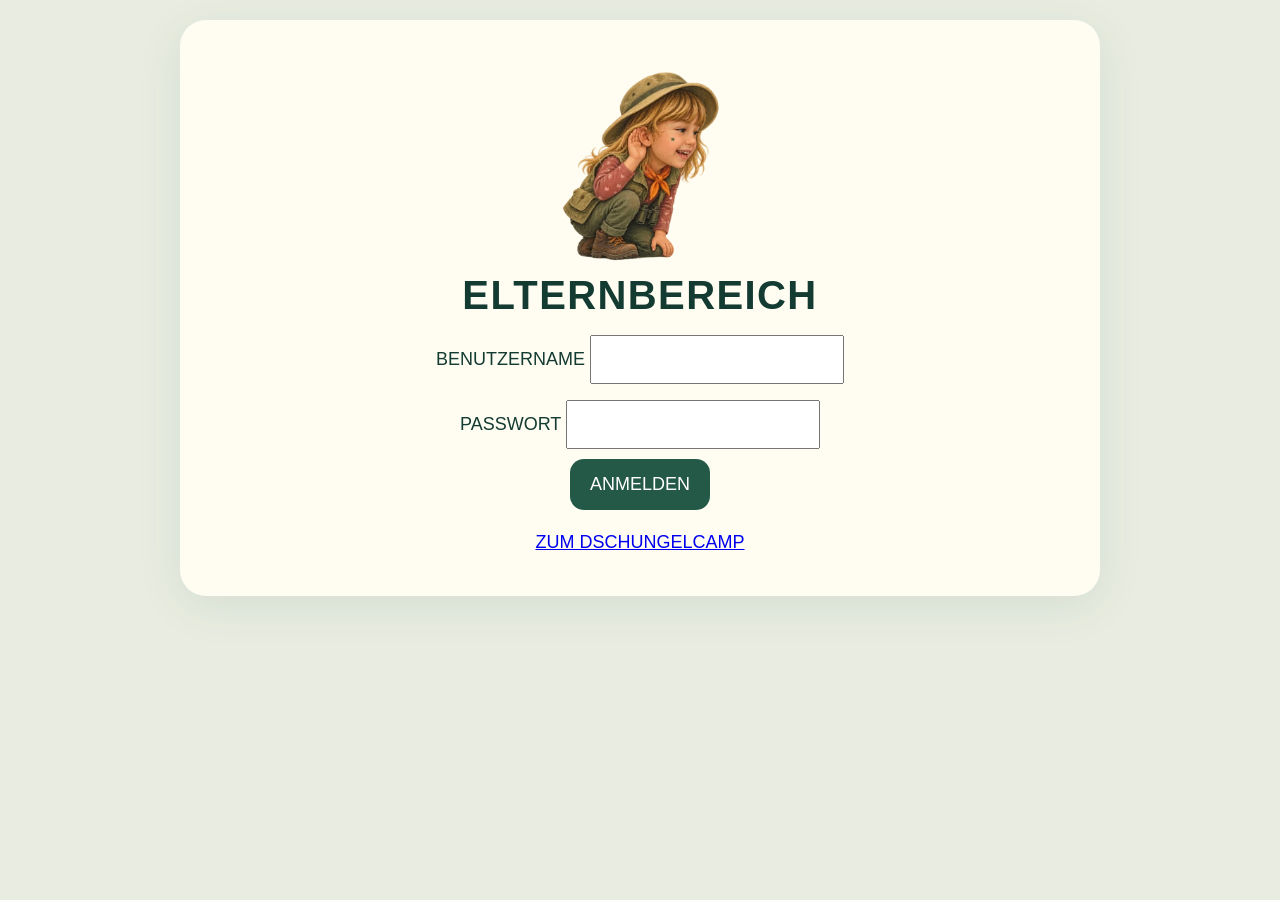
<file: eltern.html>
<!doctype html><html lang="de-CH"><meta charset="utf-8"><meta name="viewport" content="width=device-width,initial-scale=1"><link rel="manifest" href="manifest.webmanifest"><meta name="apple-mobile-web-app-capable" content="yes"><meta name="theme-color" content="#e5ecdc"><title>EMILIAS DSCHUNGELCAMP – Elternzugang</title><link rel="stylesheet" href="camp.css"><style>input{text-transform:none}</style><main><aside aria-label="Emilia" role="img"></aside><h1>Elternbereich</h1><form><label>Benutzername <input id="user" autocomplete="username" required></label><label>Passwort <input id="pw" type="password" autocomplete="current-password" required></label><button>Anmelden</button></form><p id="status" role="status"></p><a href="./">Zum Dschungelcamp</a></main><script>
document.querySelector('form').onsubmit=async e=>{
 e.preventDefault();const button=e.target.querySelector('button');button.disabled=true;
 const status=document.querySelector('#status');status.textContent='Anmeldung läuft …';
 try{
 const raw=await fetch('studio.bin?v=8');if(!raw.ok)throw Error('download');const bytes=await raw.arrayBuffer();
 const username=document.querySelector('#user').value.trim().toLowerCase();
 if(!['teresa','mike'].includes(username))throw new DOMException('Login','OperationError');
 const credential=document.querySelector('#pw').value;
 // Files carry "EJC1" + salt + nonce (tools/encrypt.py); older files use the fixed values below.
 const legacySalt=new Uint8Array([176, 48, 72, 24, 204, 232, 60, 218, 168, 14, 107, 230, 249, 0, 141, 18]);
 const material=await crypto.subtle.importKey('raw',new TextEncoder().encode(credential),'PBKDF2',false,['deriveKey']);
 const keys=new Map();
 const keyFor=salt=>{const id=[...salt].join(',');if(!keys.has(id))keys.set(id,crypto.subtle.deriveKey({name:'PBKDF2',salt,iterations:600000,hash:'SHA-256'},material,{name:'AES-GCM',length:256},false,['decrypt']));return keys.get(id)};
 const unlock=async(buffer,legacyNonce)=>{const b=new Uint8Array(buffer);const framed=b.length>32&&b[0]===69&&b[1]===74&&b[2]===67&&b[3]===49;const salt=framed?b.slice(4,20):legacySalt,iv=framed?b.slice(20,32):new Uint8Array(legacyNonce),body=framed?b.slice(32):b;return crypto.subtle.decrypt({name:'AES-GCM',iv},await keyFor(salt),body)};
 const html=await unlock(bytes,[108, 92, 95, 129, 188, 9, 22, 121, 77, 3, 253, 29]);
 let bundled={error:true};
 if(username==='mike'){
  try{
   const response=await fetch('voice-bundle.bin?v=mike-2026-11-23-1');
   if(!response.ok)throw Error('download');
   const decrypted=await unlock(await response.arrayBuffer(),[7, 185, 44, 245, 7, 72, 27, 177, 142, 137, 76, 173]);
   bundled=JSON.parse(new TextDecoder().decode(decrypted));
  }catch{bundled={error:true}}
 }
 const payload=JSON.stringify(bundled).replace(/</g,'\\u003c');
 const tag='<script type="application/json" id="bundledVoiceData">'+payload+'<\/script>';
 const page=new TextDecoder().decode(html).replace('<html lang="de-CH"','<html lang="de-CH" data-parent="'+username+'"').replace('<script>',tag+'<script>');
 const kino='<link rel="stylesheet" href="kino.css?v=1"><script src="kino-sfx.js?v=1"><\/script><script src="kino.js?v=1"><\/script><script src="kino-studio.js?v=1"><\/script>';
 document.open();const end=page.lastIndexOf('</html>');document.write(end<0?page+kino:page.slice(0,end)+kino+page.slice(end));document.close();
 }catch(err){status.textContent=err.name==='OperationError'?'Benutzername oder Passwort stimmt nicht.':'Studio konnte nicht geöffnet werden. Lade die Seite erneut.';button.disabled=false}
};
</script></html>
</file>
<file: homescreen.css>
.parent-tools {
  text-align: left;
}
#voiceSetup {
  background: #fff0c8;
  color: #244d3d;
  border: 2px solid #b28c4c;
  border-radius: 14px;
  padding: 12px;
  margin: 12px 0;
  font-size: 14px;
}
#voiceSetup p {
  margin: 8px 0;
}
#voiceSetup a {
  display: inline-flex;
  align-items: center;
  min-height: 48px;
  padding: 8px 12px;
  background: #245947;
  color: white;
  border-radius: 10px;
  text-decoration: none;
  font-weight: bold;
}
#audioRetry {
  display: block;
  margin: 12px auto;
}
</file>
<file: camp.css>
*{box-sizing:border-box}body{background:#eeeedd;color:#193c31;font:20px system-ui;margin:0;padding:20px}main{max-width:730px;background:#fffdf1;margin:auto;border-radius:26px;padding:clamp(18px,5vw,44px);text-align:center}header{font:bold 15px Georgia;color:#38654b}aside{height:145px;width:148px;margin:12px auto;background-image:url([data-uri]);background-size:contain;background-position:center;background-repeat:no-repeat}h1{font: bold clamp(28px,5vw,40px) Georgia;margin:10px}button{font:inherit;color:#fff;background:#245947;border:0;border-radius:14px;padding:12px 20px;margin:5px;cursor:pointer}button:focus-visible{outline:4px solid #bb6600}#task{font-size:42px}canvas{width:min(100%,400px);height:auto;background:#f7f3dc;border-radius:15px;touch-action:none}p{margin:14px 0}#feedback{min-height:1.5em;font-size:17px}
body{background:#dee8d5}main{box-shadow:0 10px 45px #17493418}header{display:flex;align-items:center;justify-content:space-between;text-align:left}header button,.secondary{background:#e4ebda;color:#193c31;font-size:16px}aside{height:190px;width:195px}h1{margin-bottom:18px}button{min-height:48px}small{letter-spacing:.05em}#task{font-family:Georgia,serif}svg{width:min(100%,440px);height:auto;touch-action:none;background:#f5f1df;border-radius:18px}section{text-align:left}label{display:block;margin:16px 0 5px}input,select{font:inherit;padding:9px;max-width:100%}details{margin:18px 0}summary{cursor:pointer;padding:10px}audio{max-width:100%}[hidden]{display:none!important}
button:disabled{opacity:.42;cursor:default}#task strong{color:#127454}#options button{background:#fffaf0;color:#194c3a;border:2px solid #96ab8a}#options{padding:.4em}#nav button:first-child:not(:only-child){background:#dce8ce;color:#214631}#task:not(:empty){margin:12px auto;font-size:clamp(40px,8vw,64px)}#feedback{font-weight:600}#progress{color:#37633f}
:root{--ink:#143b32;--leaf:#205946;--paper:#fff9e9}body{background:#e9ede1;font:18px/1.5 Verdana,Arial,sans-serif;text-transform:uppercase;color:var(--ink)}main{max-width:920px;padding:clamp(16px,4vw,40px)}header,h1,#task,button,select,input{font-family:Verdana,Arial,sans-serif;text-transform:uppercase}header{gap:8px;border-bottom:1px solid #cbd3c1;padding-bottom:12px;flex-wrap:wrap}header button{margin:0;font-size:14px}h1{line-height:1.08;letter-spacing:.035em}#task,#options button{letter-spacing:.08em}#home{text-align:left}.hero{display:flex;align-items:center;gap:clamp(12px,4vw,42px);background:#e5ecd4;border-radius:25px;padding:clamp(12px,4vw,32px);margin:22px 0}.hero aside{flex:0 0 42%;height:auto;aspect-ratio:1;margin:0;background-position:left center}.hero h1{font-size:clamp(28px,5vw,52px);margin:8px 0}.hero p{max-width:23em}.routes{display:grid;grid-template-columns:repeat(auto-fit,minmax(min(100%,220px),1fr));gap:14px}.routes button{text-align:left;margin:0;padding:20px;line-height:1.4}.routes small{display:block;font-weight:normal;margin-top:8px;font-size:14px}.avatar-small{width:112px;height:110px;margin:8px auto}.routes button:nth-child(2){background:#805528}.routes button:last-child{background:#dce7d6;color:#193c31}button:focus-visible,a:focus-visible{outline:4px solid #bf6500}#studio select{width:100%}#game #task{font-weight:600}#game #options button{font-weight:600} @media(max-width:500px){body{padding:8px}.hero{flex-direction:column;align-items:flex-start}.hero aside{width:58%;flex:auto;align-self:center}.hero h1{font-size:32px}}
aside[data-pose=talk]{background-image:url([data-uri])}aside[data-pose=book]{background-image:url([data-uri])}#home{container-type:inline-size}.hero>div{min-width:0}.hero h1{font-size:clamp(24px,5cqi,44px);overflow-wrap:anywhere}.hero aside{background-position:center}@container(max-width:660px){.hero{flex-direction:column;align-items:flex-start}.hero aside{flex:none;width:min(60%,215px);align-self:center}}.hero{display:grid;grid-template-columns:minmax(100px,1fr) minmax(14em,1.3fr)}.hero aside{width:100%}.hero h1{font-size:clamp(20px,4.4cqi,40px);overflow-wrap:normal}.hero h1 span{display:block;white-space:nowrap}@container(max-width:660px){.hero{display:grid;grid-template-columns:minmax(0,1fr)}.hero aside{width:min(60%,200px);justify-self:center}}@container(max-width:330px){.hero{padding:10px}.hero h1{font-size:clamp(16px,7cqi,22px)}}
</file>
<file: lichtung.css>
body {
  background: #e5ecdc;
}
main {
  max-width: 885px;
  border-radius: 30px;
  background: #fffaeb;
  padding: clamp(14px, 3vw, 30px);
}
#home h1 {
  text-align: center;
  font-size: clamp(20px, 4.5vw, 36px);
  letter-spacing: 0.025em;
  margin: 18px 0;
}
.clearing {
  position: relative;
  height: clamp(415px, 66vh, 590px);
  border-radius: 26px;
  overflow: hidden;
  background: #b3cca0 url(art/lichtung.svg) center/100% 100%;
}
.clearing aside {
  position: absolute;
  left: 34%;
  top: 33%;
  width: 32%;
  height: 44%;
  margin: 0;
  pointer-events: none;
}
.place {
  position: absolute;
  transform: translate(-50%, -50%);
  width: clamp(88px, 22%, 152px);
  min-height: 82px;
  line-height: 1;
  display: grid;
  justify-items: center;
  padding: 0;
  margin: 0;
  color: #193e32;
  background: transparent;
}
.place:active {
  transform: translate(-50%, -48%) scale(0.96);
}
button:active {
  filter: brightness(0.9);
}
button {
  min-height: 64px;
  min-width: 64px;
  touch-action: manipulation;
}
svg.animal {
  display: block;
  background: transparent;
  width: 100%;
  height: auto;
  border-radius: 0;
  touch-action: manipulation;
}
.place span {
  padding: 5px 9px;
  border-radius: 1em;
  background: #fff6d6;
  box-shadow: 0 2px 0 #6c764c;
  font:
    bold clamp(11px, 2vw, 16px) Verdana,
    sans-serif;
}
.tukan {
  left: 22%;
  top: 25%;
}
.affe {
  left: 76%;
  top: 22%;
}
.frosch {
  left: 19%;
  top: 71%;
}
.jaguar {
  left: 81%;
  top: 69%;
}
.buch {
  left: 49%;
  top: 84%;
  width: clamp(86px, 15%, 114px);
}
.place.found span:after {
  content: " ✓";
}
.parents {
  display: inline-block;
  margin-top: 14px;
  color: #42624e;
  font-size: 13px;
}
.theatre,
.companion {
  position: relative;
  height: clamp(112px, 20vh, 180px);
  background: #c9d998 url(art/lichtung.svg) center 60%/100% 220%;
  border-radius: 20px;
  overflow: hidden;
  margin: 16px 0;
}
.theatre aside,
.companion aside {
  position: absolute;
  left: 7%;
  bottom: 0;
  width: 30%;
  height: 95%;
  margin: 0;
}
#friend,
.companion .animal {
  position: absolute;
  bottom: 2%;
  width: 24%;
  max-width: 130px;
  left: var(--spot, 45%);
  transition: left 0.35s ease;
}
#friend small {
  position: absolute;
  right: 0;
  top: 0;
  background: #fff5c9;
  border-radius: 50%;
  padding: 0 5px;
}
#model {
  font-size: clamp(38px, 7vw, 64px);
  font-weight: bold;
  letter-spacing: 0.08em;
}
#trail,
#frog {
  text-align: center;
}
#trailChoices button,
#frogOptions button {
  background: #fff8df;
  color: #224e40;
  border: 2px solid #7d9874;
  font-weight: bold;
}
#trailTools,
#nav {
  display: flex;
  flex-wrap: wrap;
  justify-content: center;
}
.stamp {
  display: inline-grid;
  width: 108px;
  justify-items: center;
  background: #efead0;
  color: #284836;
  border: 2px dashed #8b9c71;
}
.pose-pop {
  animation: nod 0.45s ease;
}
@keyframes nod {
  50% {
    transform: translateY(-10px) rotate(-4deg);
  }
}
@media (prefers-reduced-motion: reduce) {
  *,
  *:before,
  *:after {
    animation: none !important;
    transition: none !important;
  }
}
@media (max-height: 800px) and (orientation: landscape) {
  .clearing {
    height: clamp(330px, 65vh, 510px);
  }
  .place {
    max-width: 122px;
  }
  .buch {
    max-width: 92px;
  }
}
.sand svg {
  width: min(270px, 85%);
  height: 74px;
  background: #eddbab;
  border-radius: 40px;
  touch-action: none;
}
.home-icon {
  font-size: 26px;
  vertical-align: middle;
}
.theatre aside,
.companion aside {
  background-position: center bottom;
}

#book {
  text-align: center;
}
#book aside {
  height: 105px;
  margin: 14px auto 0;
}
#book h1 {
  margin: 8px 0;
}
#book h2 {
  font-size: clamp(16px, 3vw, 22px);
  margin: 24px 0 10px;
}
#finds,
#awards {
  display: grid;
  grid-template-columns: repeat(4, minmax(0, 1fr));
  gap: 8px;
}
.album-card,
.badge {
  display: grid;
  justify-items: center;
  align-content: center;
  gap: 5px;
  background: #f5efdb;
  color: #284b3a;
  border: 2px dashed #aba98a;
  border-radius: 18px;
  padding: 10px 4px;
  margin: 0;
  font-size: clamp(12px, 2vw, 17px);
}
.album-card.collected,
.badge.earned {
  background: #fff1c8;
  border: 2px solid #ac8138;
}
.album-card .animal,
.badge .animal {
  width: min(100%, 102px);
}
.album-card small,
.badge small {
  font-size: clamp(10px, 1.6vw, 14px);
  letter-spacing: 0;
}
.badge:not(.earned) .animal {
  filter: grayscale(1);
  opacity: 0.55;
}
.step-track {
  display: flex;
  gap: 3px;
  padding: 4px;
}
.step-track i {
  width: 11px;
  height: 10px;
  border: 1px solid #71795b;
  border-radius: 70% 12% 70% 12%;
}
.step-track .filled {
  background: #397553;
}
#bookGoal {
  font-weight: bold;
  font-size: clamp(12px, 2vw, 16px);
  padding: 14px;
}
@media (max-width: 490px) {
  #finds,
  #awards {
    grid-template-columns: repeat(2, minmax(0, 1fr));
  }
}
#bookCount {
  font:
    bold 11px/1.4 Verdana,
    sans-serif;
  background: #244e40;
  color: white;
  padding: 2px 8px;
  border-radius: 0 0 8px 8px;
}
#newAward {
  display: block;
  margin: 14px auto;
  padding: 10px;
  border-radius: 12px;
  background: #fae6a8;
  color: #57451c;
  font-weight: bold;
}

.post-invite {
  width: 100%;
  display: flex;
  align-items: center;
  gap: 14px;
  text-align: left;
  margin: 0 0 12px;
  background: #fff0c8;
  color: #244d3d;
  border: 2px solid #b28c4c;
}
.post-invite strong,
.post-invite small {
  display: block;
}
.post-invite small {
  font-size: 13px;
  letter-spacing: 0.02em;
}
.post-invite > span:last-child {
  margin-left: auto;
  font-size: 28px;
}
#daily,
.post-album {
  text-align: center;
}
#postAnimal {
  position: absolute;
  right: 20%;
  bottom: 4%;
  width: 24%;
  max-width: 140px;
}
#postModel {
  font-size: clamp(34px, 7vw, 58px);
  font-weight: bold;
  margin: 12px 0;
}
#postModel svg {
  width: 120px;
  margin: auto;
}
#postChoices button {
  background: #fff2c9;
  color: #254c3e;
  border: 2px solid #a0824c;
  font-weight: bold;
}
#postStamps {
  display: flex;
  flex-wrap: wrap;
  justify-content: center;
  gap: 6px;
}
.post-stamp {
  width: 74px;
  padding: 5px;
  border: 2px dashed #a0824c;
  border-radius: 12px;
  background: #fff2c9;
}
.post-stamp small {
  font-size: 12px;
}
</file>
<file: fluss.css>
#river {
  text-align: center;
}
#riverScene {
  position: relative;
  overflow: hidden;
  border-radius: 22px;
  height: clamp(170px, 33vh, 310px);
  margin: 12px 0;
  background: #adc495 url(art/fluss.svg) center/cover;
}
#riverScene aside {
  position: absolute;
  height: 83%;
  width: 33%;
  left: 5%;
  bottom: 1%;
  margin: 0;
}
#riverScene > .animal {
  position: absolute;
  width: 25%;
  max-height: 72%;
  left: 58%;
  bottom: 8%;
}
#riverBoard {
  font-size: clamp(36px, 8vw, 70px);
  font-weight: bold;
  letter-spacing: 0.1em;
}
#riverBoard .animal,
#riverActions .animal,
#options button .animal {
  width: 88px;
  margin: auto;
}
#riverBoard .animal {
  max-height: 96px;
}
.liane {
  display: flex;
  max-width: 440px;
  margin: auto;
  justify-content: space-between;
  background: linear-gradient(
    170deg,
    transparent 48%,
    #987c4c 49%,
    #987c4c 51%,
    transparent 52%
  );
}
.liane button {
  font-size: 48px;
  touch-action: none;
}
#riverActions button {
  vertical-align: middle;
}
button.guide,
#riverBoard strong {
  outline: 4px dashed #a56820;
  outline-offset: 2px;
}
button.miss {
  background: #c6d2ba !important;
}
#riverScene.reveal:after {
  content: "✧";
  position: absolute;
  left: 64%;
  bottom: 11%;
  font-size: 48px;
  color: #fff4ad;
}
#riverScene.fire-scene {
  background-color: #394c58;
  background-blend-mode: multiply;
}
@keyframes wiggle {
  30% {
    transform: rotate(-2deg);
  }
  70% {
    transform: rotate(2deg);
  }
}
.ripple,
#riverScene.stone > .animal {
  animation: wiggle 0.4s ease;
}
@media (prefers-reduced-motion: reduce) {
  .ripple,
  #riverScene.stone > .animal {
    animation: none;
  }
}
#model > .animal {
  margin: auto;
  max-width: 120px;
}
#riverScene .reflection {
  transform: scaleY(-0.28);
  transform-origin: center bottom;
  opacity: 0.4;
  filter: blur(1px);
}
#riverScene.reveal > .animal:not(.reflection) {
  animation: bow 3s ease-in-out 1;
}
@keyframes bow {
  50% {
    transform: rotate(9deg) translateY(4px);
  }
}
.board-path {
  display: grid;
  grid-template-columns: repeat(3, 1fr);
  gap: 6px;
}
.board-path button {
  font-size: 13px;
  margin: 0;
  padding: 8px;
}
.treasure {
  display: flex;
  max-width: 520px;
  margin: 12px auto 0;
  border: 2px solid #a08653;
  border-radius: 10px;
  overflow: hidden;
}
.treasure span {
  width: 20%;
  aspect-ratio: 0.8;
  background-size: 500% 100%;
  display: grid;
  place-items: center;
  font-size: 22px;
  color: #765d38;
  border-right: 1px dashed #a08653;
}
.charted {
  background-image: url(art/wasserfall.svg);
}
.fog {
  background: #e9dec2;
}
.map-note {
  display: block;
  font-size: 13px;
  letter-spacing: 0;
}
#riverScene > .neck-bell {
  width: 5%;
  left: 72.5%;
  bottom: 21%;
  z-index: 2;
}
.stepping-stone {
  position: absolute;
  bottom: 16%;
  left: 46%;
  padding: 3px 12px;
  border-radius: 60%;
  background: #d9d1a9;
  color: #344c42;
  font-weight: bold;
  animation: land 0.45s ease-out;
}
.telescope {
  position: absolute;
  bottom: 32%;
  left: 70%;
  width: 12%;
  height: 9px;
  background: linear-gradient(
    90deg,
    #bf8c45 25%,
    #455954 25%,
    #526560 74%,
    #c59a5f 74%
  );
  transform: rotate(-12deg);
  border-radius: 3px;
}
@keyframes land {
  from {
    transform: translateY(-65px);
  }
  to {
    transform: translateY(0);
  }
}
@media (prefers-reduced-motion: reduce) {
  .stepping-stone {
    animation: none;
  }
}

.river-memories {
  display: flex;
  align-items: center;
  justify-content: center;
  gap: 1rem;
}
.river-memories .animal {
  width: 3.5rem;
  height: 3rem;
}
#riverScene .campfire {
  position: absolute;
  right: 6%;
  bottom: 6%;
  width: 26%;
  max-width: 150px;
  filter: drop-shadow(0 0 18px rgba(255, 170, 70, 0.75));
}
</file>
<file: ipad.css>
/* Give the camp the available tablet canvas, including Safari's safe areas. */
@media (min-width: 600px) {
  body {
    padding: max(8px, env(safe-area-inset-top)) max(8px, env(safe-area-inset-right))
      max(8px, env(safe-area-inset-bottom)) max(8px, env(safe-area-inset-left));
  }
  main {
    max-width: 1400px;
    min-height: calc(100svh - 16px);
    padding: 14px;
    border-radius: 20px;
  }
  #feedback:empty {
    min-height: 0;
    margin: 0;
  }
  header {
    padding-bottom: 8px;
  }
  #riverScene {
    height: clamp(240px, 42svh, 580px);
  }
  #river .liane {
    max-width: 620px;
    width: 90%;
  }
}
@media (min-width: 900px) and (max-height: 900px) and (orientation: landscape) {
  #river {
    display: grid;
    grid-template-columns: minmax(0, 1.1fr) minmax(0, 1fr);
    grid-template-rows: auto auto auto 1fr;
    column-gap: 20px;
    align-items: start;
    padding-top: 12px;
  }
  #riverScene {
    grid-column: 1;
    grid-row: 1 / 5;
    height: max(330px, calc(100svh - 140px));
    margin: 0;
  }
  #riverTitle,
  #riverHint,
  #riverBoard,
  #riverActions {
    grid-column: 2;
    min-width: 0;
  }
  #riverTitle {
    font-size: clamp(26px, 3vw, 36px);
    margin: 8px 0;
  }
  #riverHint {
    margin: 8px 0;
  }
  #riverBoard.board-path {
    grid-template-columns: repeat(3, minmax(0, 1fr));
  }
  #riverActions button {
    padding: 10px 14px;
  }
  #riverBoard .animal,
  #riverActions .animal {
    width: 72px;
  }
  #game > aside,
  #frog > aside {
    height: 125px;
    margin: 6px auto;
  }
  .theatre {
    height: 150px;
    margin: 10px 0;
  }
}
</file>
<file: silbenpfad.css>
.werkstatt {
  left: 49%;
  top: 13%;
  width: clamp(90px, 15%, 125px);
}
.werkstatt .animal {
  width: 70px;
}
#practice {
  text-align: center;
}
#practiceModel {
  font-size: clamp(40px, 7vw, 68px);
  font-weight: bold;
  letter-spacing: 0.06em;
  margin: 12px 0;
}
#practiceTrack {
  display: flex;
  justify-content: center;
  gap: 12px;
  color: #397553;
  margin: 8px 0;
}
#practiceChoices {
  display: flex;
  flex-wrap: wrap;
  justify-content: center;
  gap: 12px;
  margin: 16px 0;
}
#practiceChoices button {
  min-width: 110px;
  min-height: 80px;
  font-size: clamp(24px, 4vw, 38px);
}
#practiceChoices button.syllable-card {
  display: grid;
  gap: 8px;
  flex: 1 1 170px;
  max-width: 300px;
}
.syllable-card small {
  font-size: 13px;
}
#practiceTools {
  display: flex;
  flex-wrap: wrap;
  justify-content: center;
}
@media (max-width: 490px) {
  .werkstatt {
    top: 14%;
    width: 92px;
  }
  .werkstatt .animal {
    width: 48px;
  }
}
@media (min-width: 900px) and (max-height: 900px) and (orientation: landscape) {
  #practice {
    display: grid;
    grid-template-columns: minmax(0, 0.8fr) minmax(0, 1fr);
    column-gap: 20px;
    align-items: start;
    padding-top: 12px;
  }
  #practice > .companion {
    grid-column: 1;
    grid-row: 1 / 7;
    height: max(330px, calc(100svh - 190px));
    margin: 0;
    background-size: auto 100%;
  }
  #practice > .companion aside {
    width: 55%;
    height: 80%;
  }
  #practice > .companion .animal {
    width: 35%;
    max-width: 160px;
  }
  #practiceTitle,
  #practiceHint,
  #practiceTrack,
  #practiceModel,
  #practiceChoices,
  #practiceTools {
    grid-column: 2;
    min-width: 0;
  }
  #practiceTitle {
    font-size: 30px;
    margin: 6px 0;
  }
  #practiceHint {
    margin: 6px 0;
  }
  #practiceModel,
  #practiceChoices {
    margin: 8px 0;
  }
  #practiceTools button {
    margin: 3px;
    padding: 10px 14px;
  }
}

#practiceTools button {
  min-height: 46px;
}
#practiceTools .primary:enabled {
  outline: 3px solid #35573e;
  outline-offset: 2px;
}
#practice :is(button, a):focus-visible {
  outline: 4px solid #19496a;
  outline-offset: 3px;
}
</file>
<file: startszene.css>
#home {
  display: block;
}
#home .clearing {
  height: max(620px, calc(100svh - 100px));
  border-radius: 20px;
  isolation: isolate;
}
#home h1 {
  position: absolute;
  z-index: 2;
  top: 20px;
  left: 16px;
  right: 16px;
  margin: 0;
  color: #fff9dc;
  text-shadow: 0 2px 3px #244d3d;
  font-size: clamp(19px, 3.4vw, 32px);
  line-height: 1.2;
  pointer-events: none;
}
#home .place {
  z-index: 1;
  max-width: none;
  width: clamp(100px, 17%, 170px);
}
#home .tukan {
  left: 17%;
  top: 28%;
}
#home .affe {
  left: 81%;
  top: 27%;
}
#home .frosch {
  left: 17%;
  top: 77%;
}
#home .jaguar {
  left: 83%;
  top: 63%;
}
#home .clearing aside {
  left: 33%;
  top: 33%;
  width: 35%;
  height: 46%;
}
#home .buch {
  left: 51%;
  top: 86%;
  width: clamp(96px, 15%, 135px);
}
#home .werkstatt {
  left: 50%;
  top: 22%;
  width: clamp(105px, 17%, 150px);
  gap: 2px;
}
#home .werkstatt .animal {
  width: 58px;
  height: 48px;
  padding: 5px;
  background: #ecd5a3;
  border-radius: 50%;
  box-shadow: 0 2px 0 #85623d;
}
#home .werkstatt span,
#home .river-place span,
#home .post-place > span:last-child {
  background: #efdbac;
  border: 1px solid #98794c;
  color: #3e4c32;
  box-shadow: 0 3px 0 #806640;
}
#home .post-place {
  display: grid;
  margin: 0;
  justify-items: center;
  left: 17%;
  top: 51%;
  width: clamp(118px, 19%, 170px);
  min-height: 100px;
  gap: 8px;
  border: 0;
  text-align: center;
  background: transparent;
}
#home .post-place > span:last-child {
  margin: 0;
  padding: 6px 8px;
  border-radius: 10px;
}
#home .post-place strong {
  font-size: clamp(11px, 1.5vw, 15px);
}
#home .post-place small {
  font-size: clamp(9px, 1.1vw, 11px);
  line-height: 1.3;
  letter-spacing: 0;
  margin-top: 3px;
}
#home .postbox {
  position: relative;
  display: grid;
  place-items: center;
  width: 85px;
  height: 60px;
  border: 4px solid #765539;
  border-radius: 28px 28px 6px 6px;
  background: #b97d45;
  box-shadow: 0 3px 0 #365441;
  padding: 0;
}
#home .postbox::before {
  content: "";
  position: absolute;
  top: 100%;
  width: 12px;
  height: 40px;
  background: #80603f;
  z-index: -1;
}
#home .postbox i {
  width: 44px;
  height: 29px;
  background:
    linear-gradient(150deg, transparent 48%, #b4ae90 49% 52%, transparent 53%) left/50% 100%,
    linear-gradient(210deg, transparent 48%, #b4ae90 49% 52%, transparent 53%) right/50% 100%,
    #fff8df;
  background-repeat: no-repeat;
  border: 1px solid #c3b894;
  border-radius: 3px;
}
#home .river-place {
  left: 83%;
  top: 87%;
  width: clamp(118px, 19%, 180px);
  min-height: 80px;
}
#home .river-place::before {
  content: "";
  position: absolute;
  top: 50%;
  width: 14px;
  height: 75px;
  background: #80603f;
  z-index: -1;
}
#home .river-place span {
  padding: 15px 20px 15px 12px;
  font-weight: bold;
  font-size: clamp(13px, 1.8vw, 18px);
  white-space: nowrap;
  border-radius: 4px;
  clip-path: polygon(0 0, 87% 0, 100% 50%, 87% 100%, 0 100%);
  background: repeating-linear-gradient(1deg, #efdbac 0 18px, #e4cd9a 19px 20px);
}
#home .parent-tools {
  padding: 6px 4px 0;
  text-align: right;
}
#home .parents {
  margin: 0;
  min-height: 32px;
  display: inline-flex;
  align-items: center;
}
@media (min-width: 900px) and (max-height: 900px) and (orientation: landscape) {
  #home .clearing {
    min-height: 450px;
  }
  #home .place {
    width: clamp(105px, 13%, 150px);
  }
  #home .tukan {
    left: 16%;
    top: 28%;
  }
  #home .affe {
    left: 78%;
    top: 28%;
  }
  #home .post-place {
    left: 33%;
    top: 58%;
  }
  #home .werkstatt {
    left: 52%;
    top: 22%;
  }
  #home .frosch {
    left: 14%;
    top: 77%;
  }
  #home .jaguar {
    left: 84%;
    top: 65%;
  }
  #home .river-place {
    width: 180px;
    left: 72%;
    top: 86%;
  }
}
@media (max-width: 490px) {
  #home .clearing {
    height: max(760px, calc(100svh - 72px));
  }
  #home h1 {
    top: 16px;
    left: 12px;
    right: 12px;
    font-size: 19px;
  }
  #home .post-place {
    width: 110px;
  }
  #home .place span {
    font-size: 11px;
  }
  #home .river-place {
    left: 81%;
    width: 110px;
  }
  #home .buch {
    left: 49%;
    width: 100px;
  }
  #home .werkstatt {
    top: 19%;
  }
}
.clearing .camp-logo { width: clamp(1.6rem, 4vw, 2.5rem); height: auto; vertical-align: middle; margin-inline-end: .35em; border-radius: 24%; }
</file>
<file: dschungelpfad.css>
#home {
  position: relative;
  background: #b8c98a;
  border-radius: 20px;
  overflow: hidden;
}
#home .clearing {
  border-radius: 20px 20px 0 0;
  background: transparent;
  isolation: auto;
  z-index: 1;
}
#home::before {
  content: "";
  position: absolute;
  inset: 0 0 auto;
  height: var(--clearing-height, 100svh);
  background: url(art/pfadlichtung.svg) center/100% 100% no-repeat;
  pointer-events: none;
}
#home .parent-tools {
  position: absolute;
  bottom: 0;
  left: auto;
  right: 0;
  display: flex;
  align-items: end;
  justify-content: end;
  gap: 12px;
  padding: 8px 18px;
}
#home .parents {
  background: #f5e8c4;
  border-radius: 10px;
  padding: 4px 10px;
}
#voiceSetup {
  max-width: 42rem;
  margin: 0 auto;
  text-align: left;
}
#home .buch {
  top: auto;
  bottom: 12px;
  transform: translateX(-50%);
}
#home .buch .animal {
  height: clamp(54px, 9svh, 86px);
}
.path-invite {
  display: none;
}
#expeditionPath {
  position: relative;
  z-index: 1;
  text-align: center;
  padding: 0 20px;
  background: transparent;
}
#expeditionPath h2 {
  position: absolute;
  width: 1px;
  height: 1px;
  overflow: hidden;
  clip-path: inset(50%);
}
#journeyStops {
  position: relative;
  max-width: 940px;
  margin: auto;
  padding: 0;
  list-style: none;
}
#continuousPath {
  background: transparent;
  border-radius: 0;
  touch-action: auto;
  position: absolute;
  inset: 0;
  width: 100%;
  height: 100%;
  pointer-events: none;
  overflow: hidden;
}
#journeyBeyond {
  position: relative;
  min-height: 900px;
  background: radial-gradient(ellipse at 0 40%, #90ad76 0 14%, transparent 14.4%),
    radial-gradient(ellipse at 100% 80%, #90ad76 0 18%, transparent 18.4%);
  background-size: 100% 800px;
}
#journeyBeyond p {
  display: inline-block;
  margin-top: 140px;
  margin-left: 42%;
  max-width: 180px;
  padding: 12px;
  background: #eeddb4;
  border-radius: 12px;
  color: #3b563b;
  font-size: 15px;
}
#journeyHorizon {
  position: absolute;
  bottom: 0;
  height: 20px;
  width: 100%;
}
#journeyTop {
  position: relative;
  margin: 20px auto;
}
.journey-stop {
  position: relative;
  display: flex;
  flex-direction: column;
  align-items: center;
  text-align: center;
  gap: 5px;
}
#journeyStops .journey-stop {
  width: 45%;
  min-height: 310px;
  margin-right: auto;
  justify-content: center;
}
#journeyStops .journey-stop:nth-child(even) {
  margin-left: auto;
  margin-right: 0;
}
.journey-stop button {
  position: relative;
  display: grid;
  justify-items: center;
  gap: 6px;
  width: 100%;
  max-width: 270px;
  padding: 10px;
  margin: 0;
  color: #274b37;
  background: transparent;
}
.journey-stop button:disabled {
  opacity: 1;
}
.journey-stop .animal {
  width: min(100%, 175px);
  height: 145px;
  transition: transform 0.25s ease;
}
.journey-stop.ready button:active .animal {
  transform: translateY(-6px);
}
.journey-stop.waiting .animal {
  filter: grayscale(1);
  opacity: 0.58;
}
.journey-stop.waiting button {
  filter: grayscale(1);
  color: #5b6455;
}
.journey-stop strong,
.journey-stop button > span {
  max-width: 100%;
  padding: 4px 10px;
  border-radius: 12px;
  background: #f0dfb3;
  box-shadow: 0 2px #9d885c;
}
.journey-stop strong {
  font-size: clamp(15px, 2.4vw, 21px);
}
.journey-stop button > span {
  font-size: 13px;
}
.journey-stop small {
  position: relative;
  max-width: 240px;
  font-size: 11px;
  color: #3b563b;
  letter-spacing: 0.02em;
}
.journey-stop.discovered strong::after {
  content: " ✓";
}
#journeyFinds {
  display: grid;
  grid-template-columns: repeat(3, minmax(0, 1fr));
  gap: 12px;
}
#journeyFinds .journey-stop {
  background: #f2ecd7;
  border-radius: 18px;
  padding-bottom: 12px;
}
#journeyFinds .animal {
  height: 110px;
}
#journeyFinds strong {
  font-size: 15px;
}
#journeyFinds button > span {
  font-size: 11px;
}
#practice.story-mode #practiceTrack {
  display: none;
}
#practice.story-mode #practiceModel {
  font-size: clamp(40px, 6vw, 58px);
  line-height: 1.2;
  margin: 6px 0;
}
#practice.story-mode #practiceHint {
  font-size: 15px;
  line-height: 1.45;
}
#practice.story-mode .companion {
  height: clamp(180px, 26svh, 300px);
}
.story-prop {
  position: absolute;
  bottom: 4%;
  left: 35%;
  right: 5%;
  display: flex;
  justify-content: space-around;
  gap: 4px;
  color: #708459;
}
.story-prop i {
  font-size: 24px;
  font-style: normal;
  opacity: 0.3;
}
.story-prop i.found {
  color: #c58b37;
  opacity: 1;
}
[data-story="elefant"] .story-prop {
  border-bottom: 7px solid #806342;
}
[data-story="elefant"] .story-prop i {
  width: 18%;
  height: 16px;
  color: transparent;
  background: #dab578;
  transform: rotate(-4deg);
}
[data-story="faultier"] .story-prop {
  border-bottom: 6px solid #d9bd81;
  border-radius: 0 0 50% 50%;
}
[data-story="krokodil"] .story-prop i {
  border-left: 3px solid #789351;
  padding-left: 4px;
}
@media (min-width: 900px) and (max-height: 900px) and (orientation: landscape) {
  #practice.story-mode > .companion {
    height: max(330px, calc(100svh - 190px));
  }
  #practice.story-mode .story-prop i {
    font-size: 34px;
  }
}
@media (max-width: 490px) {
  #expeditionPath {
    padding: 20px 10px;
  }
  #journeyStops .journey-stop {
    width: 64%;
    min-height: 280px;
  }
  #journeyFinds {
    grid-template-columns: repeat(2, minmax(0, 1fr));
  }
  .path-invite {
    font-size: 12px;
  }
}
@media (prefers-reduced-motion: reduce) {
  .journey-stop .animal {
    transition: none;
  }
}
</file>
<file: werkzeuge.css>
/* One toolbar for every area: tools sit in their own row below the answers,
   with fixed symbols. Answers are light cards, the next step is the dark button. */
#nav,
#trailTools,
#practiceTools,
#postActions,
#riverTools,
#frogTools {
  display: flex;
  flex-wrap: wrap;
  justify-content: center;
  gap: 4px;
  margin-top: 14px;
  padding-top: 10px;
  border-top: 2px dashed #c9d5bd;
}
#riverTools:empty {
  display: none;
}
#nav button,
#trailTools button,
#practiceTools button,
#postActions button,
#riverTools button,
#frogTools button {
  min-height: 64px;
  min-width: 64px;
  background: #dce8ce;
  color: #214631;
  border: 2px solid #b5c8a6;
}
#nav button.primary,
#trailTools button.primary,
#practiceTools button.primary,
#frogTools #frogNext {
  background: #245947;
  color: #fff;
  border-color: #245947;
}
#options button,
#practiceChoices button,
#postChoices button,
#frogOptions button,
#trailChoices button {
  min-height: 64px;
  min-width: 64px;
  background: #fff8df;
  color: #224e40;
  border: 2px solid #7d9874;
  font-weight: bold;
}
#practiceChoices button.syllable-card {
  background: #245947;
  color: #fff;
}
button.miss {
  background: #c6d2ba !important;
  opacity: 0.55;
}
button.guide {
  outline: 4px dashed #a56820;
  outline-offset: 2px;
}
.picture-choice .animal {
  width: 96px;
  height: 80px;
  display: block;
}
/* Forscherbuch: one row with progress from every area. */
#bookAreas {
  display: flex;
  flex-wrap: wrap;
  justify-content: center;
  gap: 10px;
  margin: 8px 0 4px;
}
.area-tile {
  display: grid;
  justify-items: center;
  gap: 2px;
  width: 104px;
  padding: 8px 4px;
  border: 2px dashed #b5c09d;
  border-radius: 14px;
  background: #f7f2df;
  opacity: 0.7;
}
.area-tile.started {
  border: 2px solid #b8892e;
  background: #fff6d9;
  opacity: 1;
}
.area-tile .animal {
  width: 56px;
  height: 46px;
}
.area-tile small {
  font-size: 13px;
  font-weight: bold;
}
.area-dots {
  display: flex;
  gap: 3px;
}
.area-dots i {
  width: 10px;
  height: 10px;
  border-radius: 50%;
  border: 2px solid #8f9c74;
}
.area-dots i.filled {
  background: #2f7a55;
  border-color: #2f7a55;
}
#bookGoal {
  display: flex;
  align-items: center;
  justify-content: center;
  flex-wrap: wrap;
  gap: 6px;
}
#bookGoal .animal {
  width: 44px;
  height: 38px;
}
/* Lichtung: the post sign shows today's sender; today's place gets a calm ring. */
#home .postbox .post-sender {
  width: 70px;
  height: 52px;
  background: #fff8df;
  border-radius: 10px;
  padding: 2px;
}
#home #dailyInvite.today .postbox {
  box-shadow:
    0 3px 0 #365441,
    0 0 0 6px rgba(255, 236, 160, 0.85);
}
#home .syllable-stone {
  overflow: visible;
}
</file>
<file: kino.css>
#kino {
  text-align: center;
}
#kino h1 {
  margin: 4px 0;
}
#kinoStage .kino-stage {
  display: block;
  width: min(100%, 960px, calc((100vh - 240px) * 1.615));
  width: min(100%, 960px, calc((100dvh - 240px) * 1.615));
  min-width: min(100%, 320px);
  margin: 8px auto;
  border-radius: 22px;
  background: #b1d9c4;
}
#kinoStage.ended .k-card {
  cursor: pointer;
}
#kinoControls {
  display: flex;
  justify-content: center;
  flex-wrap: wrap;
  gap: 10px;
}
#kinoControls button {
  min-width: 72px;
  min-height: 64px;
  font-size: 24px;
}
#kinoPicker {
  display: flex;
  flex-wrap: wrap;
  justify-content: center;
  gap: 14px;
  margin-top: 14px;
}
#kinoPicker .kino-film {
  display: flex;
  flex-direction: column;
  align-items: center;
  width: min(30%, 210px);
  min-width: 150px;
  padding: 14px;
  font-size: 28px;
  letter-spacing: 0.08em;
}
#kinoPicker .kino-film .animal {
  width: 100%;
  max-width: 140px;
  height: auto;
}
#kinoPicker .kino-film small {
  font-size: 15px;
  letter-spacing: 0;
}
#kinoPicker .kino-film.seen small {
  color: #19745b;
  font-weight: bold;
}
#kinoPicker > button:last-child {
  flex-basis: 100%;
  max-width: 280px;
}
.kino-reward {
  font-size: 22px;
}
@media (max-width: 480px) {
  #kinoPicker .kino-film {
    width: 100%;
    flex-direction: row;
    justify-content: space-between;
  }
  #kinoPicker .kino-film .animal {
    width: 90px;
  }
}
#kinoStudio {
  margin: 28px 0;
  padding: 18px;
  border: 2px solid #96ab8a;
  border-radius: 18px;
  background: #fffaf0;
}
#kinoStudio label {
  display: block;
  margin: 8px 0;
}
#kinoStudio select {
  max-width: 100%;
  font-size: 16px;
}
#kinoText {
  font-size: 22px;
  font-weight: bold;
}
#kinoPreview .kino-stage {
  display: block;
  width: 100%;
  border-radius: 16px;
}
#kinoScrub {
  width: 100%;
}
</file>
